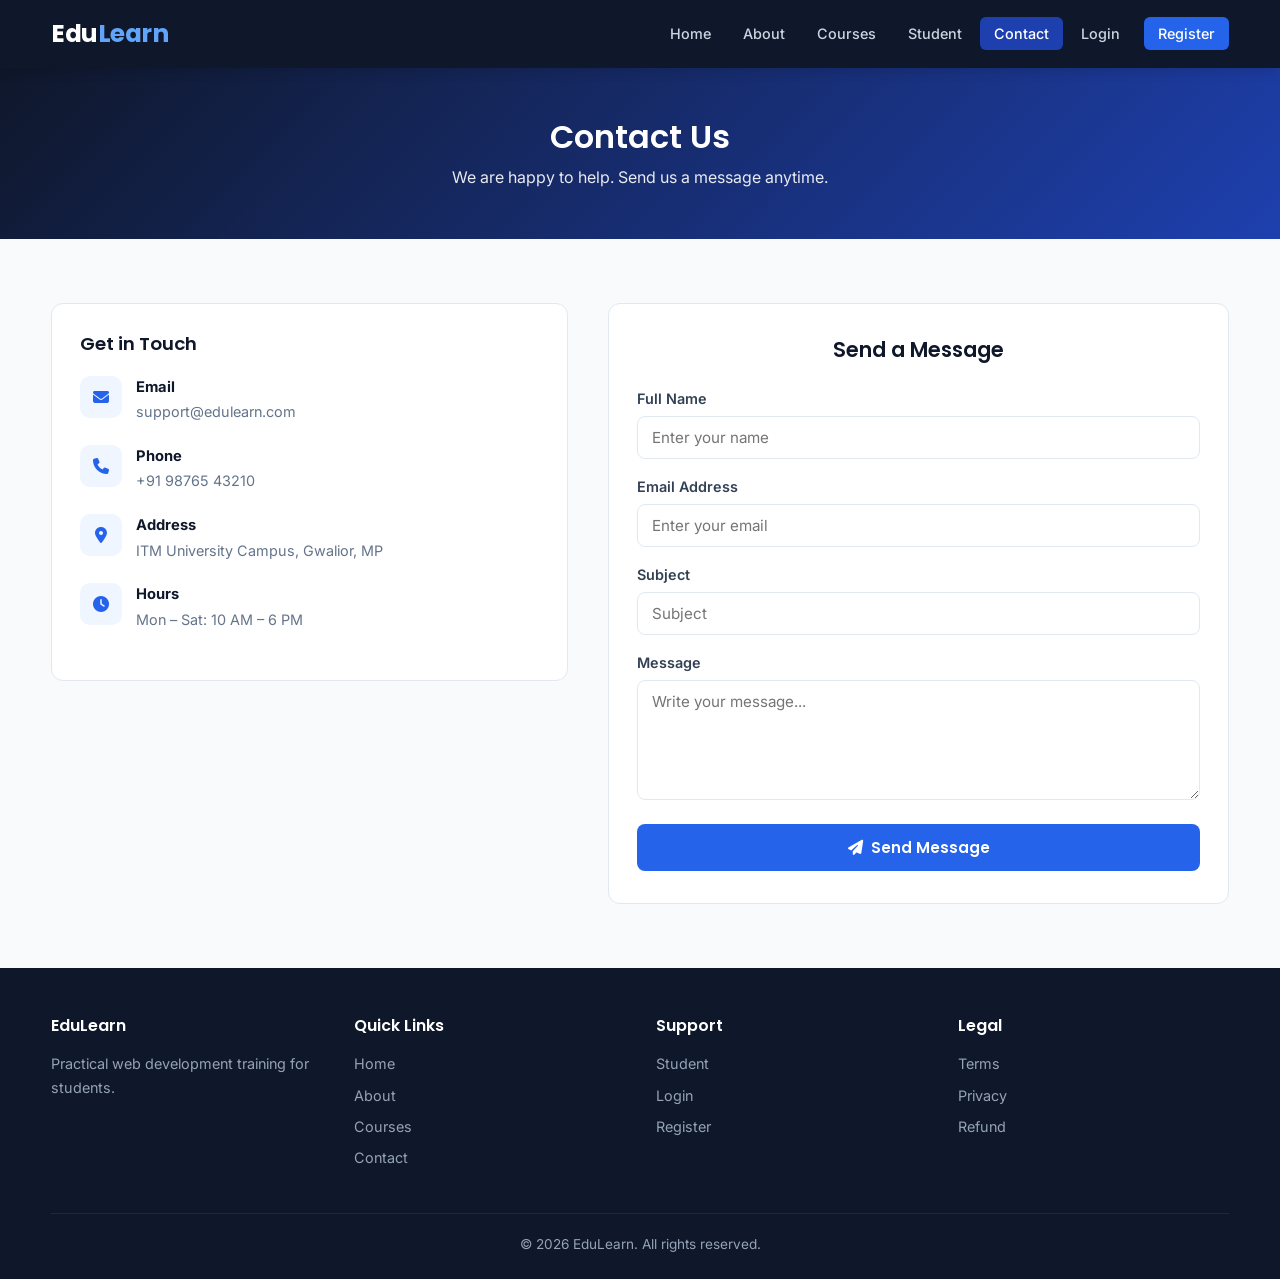
<file: contact.html>
<!DOCTYPE html>
<html lang="en">
<head>
    <meta charset="UTF-8">
    <meta name="viewport" content="width=device-width, initial-scale=1.0">
    <title>Contact Us - EduLearn</title>
    <link rel="stylesheet" href="https://cdnjs.cloudflare.com/ajax/libs/font-awesome/6.5.1/css/all.min.css">
    <link rel="stylesheet" href="css/contact.css">
</head>
<body>
<header class="header">
    <div class="container">
        <nav class="navbar">
            <a href="index.html" class="logo">Edu<span>Learn</span></a>
            <ul class="nav-links">
                <li><a href="index.html">Home</a></li>
                <li><a href="about.html">About</a></li>
                <li><a href="courses.html">Courses</a></li>
                <li><a href="student.html">Student</a></li>
                <li><a href="contact.html" class="active">Contact</a></li>
                <li><a href="login.html">Login</a></li>
                <li><a href="register.html" class="btn-nav">Register</a></li>
            </ul>
        </nav>
    </div>
</header>

<section class="page-header">
    <div class="container">
        <h1>Contact Us</h1>
        <p>We are happy to help. Send us a message anytime.</p>
    </div>
</section>

<section class="section">
    <div class="container">
        <div class="contact-grid">
            <div class="contact-info-card">
                <h3>Get in Touch</h3>
                <div class="contact-item">
                    <div class="ci-icon"><i class="fa-solid fa-envelope"></i></div>
                    <div><strong>Email</strong><span>support@edulearn.com</span></div>
                </div>
                <div class="contact-item">
                    <div class="ci-icon"><i class="fa-solid fa-phone"></i></div>
                    <div><strong>Phone</strong><span>+91 98765 43210</span></div>
                </div>
                <div class="contact-item">
                    <div class="ci-icon"><i class="fa-solid fa-location-dot"></i></div>
                    <div><strong>Address</strong><span>ITM University Campus, Gwalior, MP</span></div>
                </div>
                <div class="contact-item">
                    <div class="ci-icon"><i class="fa-solid fa-clock"></i></div>
                    <div><strong>Hours</strong><span>Mon – Sat: 10 AM – 6 PM</span></div>
                </div>
            </div>

            <div class="form-wrapper">
                <h2>Send a Message</h2>
                <form action="#" method="post">
                    <div class="form-group">
                        <label for="name">Full Name</label>
                        <input type="text" id="name" name="name" placeholder="Enter your name" required>
                    </div>
                    <div class="form-group">
                        <label for="email">Email Address</label>
                        <input type="email" id="email" name="email" placeholder="Enter your email" required>
                    </div>
                    <div class="form-group">
                        <label for="subject">Subject</label>
                        <input type="text" id="subject" name="subject" placeholder="Subject">
                    </div>
                    <div class="form-group">
                        <label for="message">Message</label>
                        <textarea id="message" name="message" placeholder="Write your message..." required></textarea>
                    </div>
                    <button type="submit" class="btn btn-primary btn-block"><i class="fa-solid fa-paper-plane"></i> Send Message</button>
                </form>
            </div>
        </div>
    </div>
</section>

<footer class="footer">
    <div class="container">
        <div class="footer-grid">
            <div><h4>EduLearn</h4><p>Practical web development training for students.</p></div>
            <div><h4>Quick Links</h4><a href="index.html">Home</a><a href="about.html">About</a><a href="courses.html">Courses</a><a href="contact.html">Contact</a></div>
            <div><h4>Support</h4><a href="student.html">Student</a><a href="login.html">Login</a><a href="register.html">Register</a></div>
            <div><h4>Legal</h4><a href="terms.html">Terms</a><a href="privacy.html">Privacy</a><a href="refund.html">Refund</a></div>
        </div>
        <div class="footer-bottom">&copy; 2026 EduLearn. All rights reserved.</div>
    </div>
</footer>
</body>
</html>
</file>
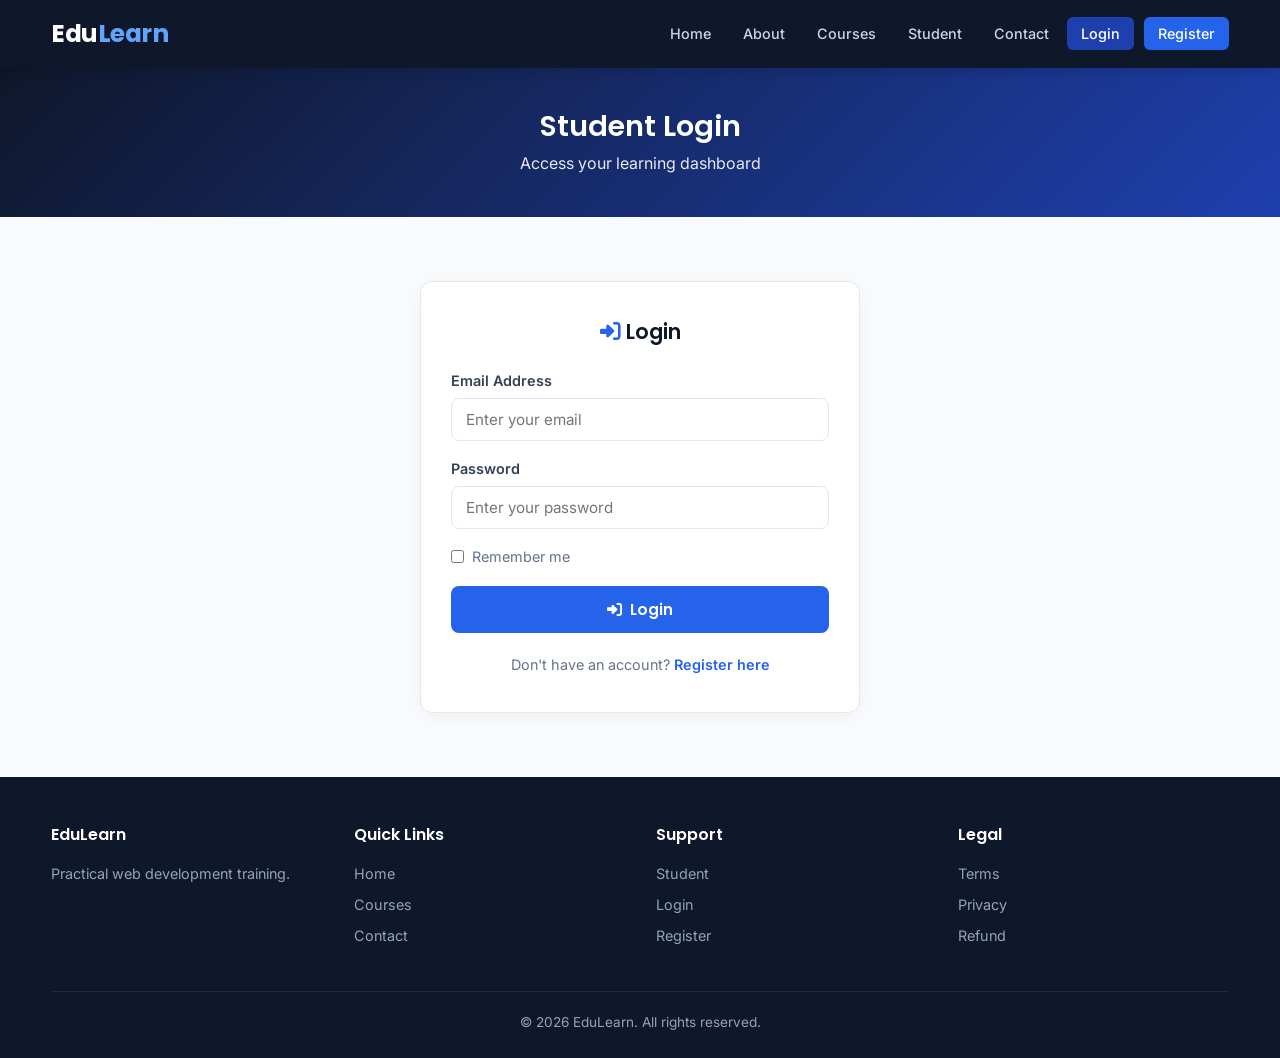
<file: login.html>
<!DOCTYPE html>
<html lang="en">
<head>
    <meta charset="UTF-8">
    <meta name="viewport" content="width=device-width, initial-scale=1.0">
    <title>Login - EduLearn</title>
    <link rel="stylesheet" href="https://cdnjs.cloudflare.com/ajax/libs/font-awesome/6.5.1/css/all.min.css">
    <link rel="stylesheet" href="css/login.css">
</head>
<body>
<header class="header">
    <div class="container">
        <nav class="navbar">
            <a href="index.html" class="logo">Edu<span>Learn</span></a>
            <ul class="nav-links">
                <li><a href="index.html">Home</a></li>
                <li><a href="about.html">About</a></li>
                <li><a href="courses.html">Courses</a></li>
                <li><a href="student.html">Student</a></li>
                <li><a href="contact.html">Contact</a></li>
                <li><a href="login.html" class="active">Login</a></li>
                <li><a href="register.html" class="btn-nav">Register</a></li>
            </ul>
        </nav>
    </div>
</header>

<section class="page-header">
    <div class="container">
        <h1>Student Login</h1>
        <p>Access your learning dashboard</p>
    </div>
</section>

<section class="section">
    <div class="container">
        <div class="form-wrapper">
            <h2><i class="fa-solid fa-right-to-bracket" style="color:#2563eb;"></i> Login</h2>
            <form action="#" method="post">
                <div class="form-group">
                    <label for="email">Email Address</label>
                    <input type="email" id="email" name="email" placeholder="Enter your email" required>
                </div>
                <div class="form-group">
                    <label for="password">Password</label>
                    <input type="password" id="password" name="password" placeholder="Enter your password" required>
                </div>
                <div class="checkbox-group">
                    <input type="checkbox" id="remember" name="remember">
                    <label for="remember">Remember me</label>
                </div>
                <button type="submit" class="btn btn-primary btn-block"><i class="fa-solid fa-right-to-bracket"></i> Login</button>
            </form>
            <div class="form-footer">
                Don't have an account? <a href="register.html">Register here</a>
            </div>
        </div>
    </div>
</section>

<footer class="footer">
    <div class="container">
        <div class="footer-grid">
            <div><h4>EduLearn</h4><p>Practical web development training.</p></div>
            <div><h4>Quick Links</h4><a href="index.html">Home</a><a href="courses.html">Courses</a><a href="contact.html">Contact</a></div>
            <div><h4>Support</h4><a href="student.html">Student</a><a href="login.html">Login</a><a href="register.html">Register</a></div>
            <div><h4>Legal</h4><a href="terms.html">Terms</a><a href="privacy.html">Privacy</a><a href="refund.html">Refund</a></div>
        </div>
        <div class="footer-bottom">&copy; 2026 EduLearn. All rights reserved.</div>
    </div>
</footer>
</body>
</html>
</file>
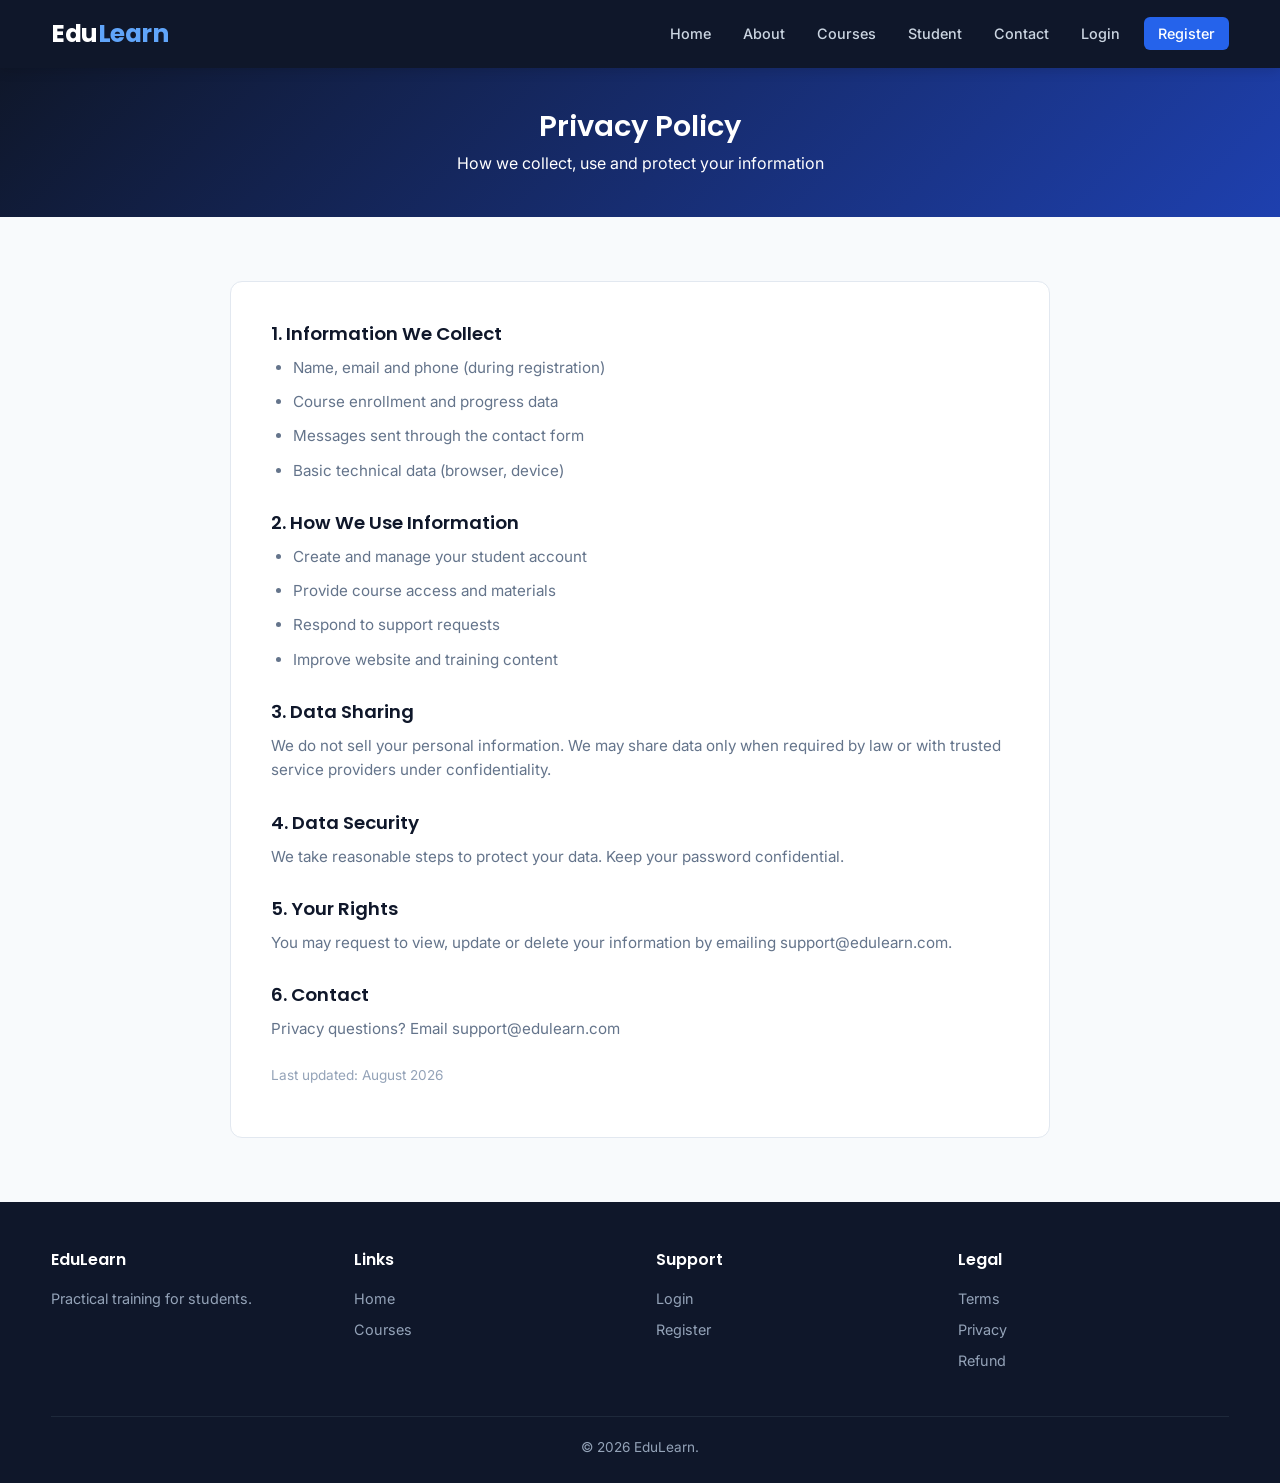
<file: privacy.html>
<!DOCTYPE html>
<html lang="en">
<head>
    <meta charset="UTF-8">
    <meta name="viewport" content="width=device-width, initial-scale=1.0">
    <title>Privacy Policy - EduLearn</title>
    <link rel="stylesheet" href="https://cdnjs.cloudflare.com/ajax/libs/font-awesome/6.5.1/css/all.min.css">
    <link rel="stylesheet" href="css/privacy.css">
</head>
<body>
<header class="header">
    <div class="container">
        <nav class="navbar">
            <a href="index.html" class="logo">Edu<span>Learn</span></a>
            <ul class="nav-links">
                <li><a href="index.html">Home</a></li>
                <li><a href="about.html">About</a></li>
                <li><a href="courses.html">Courses</a></li>
                <li><a href="student.html">Student</a></li>
                <li><a href="contact.html">Contact</a></li>
                <li><a href="login.html">Login</a></li>
                <li><a href="register.html" class="btn-nav">Register</a></li>
            </ul>
        </nav>
    </div>
</header>
<section class="page-header"><div class="container"><h1>Privacy Policy</h1><p>How we collect, use and protect your information</p></div></section>
<section class="section"><div class="container"><div class="policy-content">
    <h2>1. Information We Collect</h2>
    <ul>
        <li>Name, email and phone (during registration)</li>
        <li>Course enrollment and progress data</li>
        <li>Messages sent through the contact form</li>
        <li>Basic technical data (browser, device)</li>
    </ul>
    <h2>2. How We Use Information</h2>
    <ul>
        <li>Create and manage your student account</li>
        <li>Provide course access and materials</li>
        <li>Respond to support requests</li>
        <li>Improve website and training content</li>
    </ul>
    <h2>3. Data Sharing</h2>
    <p>We do not sell your personal information. We may share data only when required by law or with trusted service providers under confidentiality.</p>
    <h2>4. Data Security</h2>
    <p>We take reasonable steps to protect your data. Keep your password confidential.</p>
    <h2>5. Your Rights</h2>
    <p>You may request to view, update or delete your information by emailing support@edulearn.com.</p>
    <h2>6. Contact</h2>
    <p>Privacy questions? Email support@edulearn.com</p>
    <p style="margin-top:24px;color:#94a3b8;font-size:0.85rem;">Last updated: August 2026</p>
</div></div></section>
<footer class="footer"><div class="container"><div class="footer-grid">
<div><h4>EduLearn</h4><p>Practical training for students.</p></div>
<div><h4>Links</h4><a href="index.html">Home</a><a href="courses.html">Courses</a></div>
<div><h4>Support</h4><a href="login.html">Login</a><a href="register.html">Register</a></div>
<div><h4>Legal</h4><a href="terms.html">Terms</a><a href="privacy.html">Privacy</a><a href="refund.html">Refund</a></div>
</div><div class="footer-bottom">&copy; 2026 EduLearn.</div></div></footer>
</body></html>
</file>
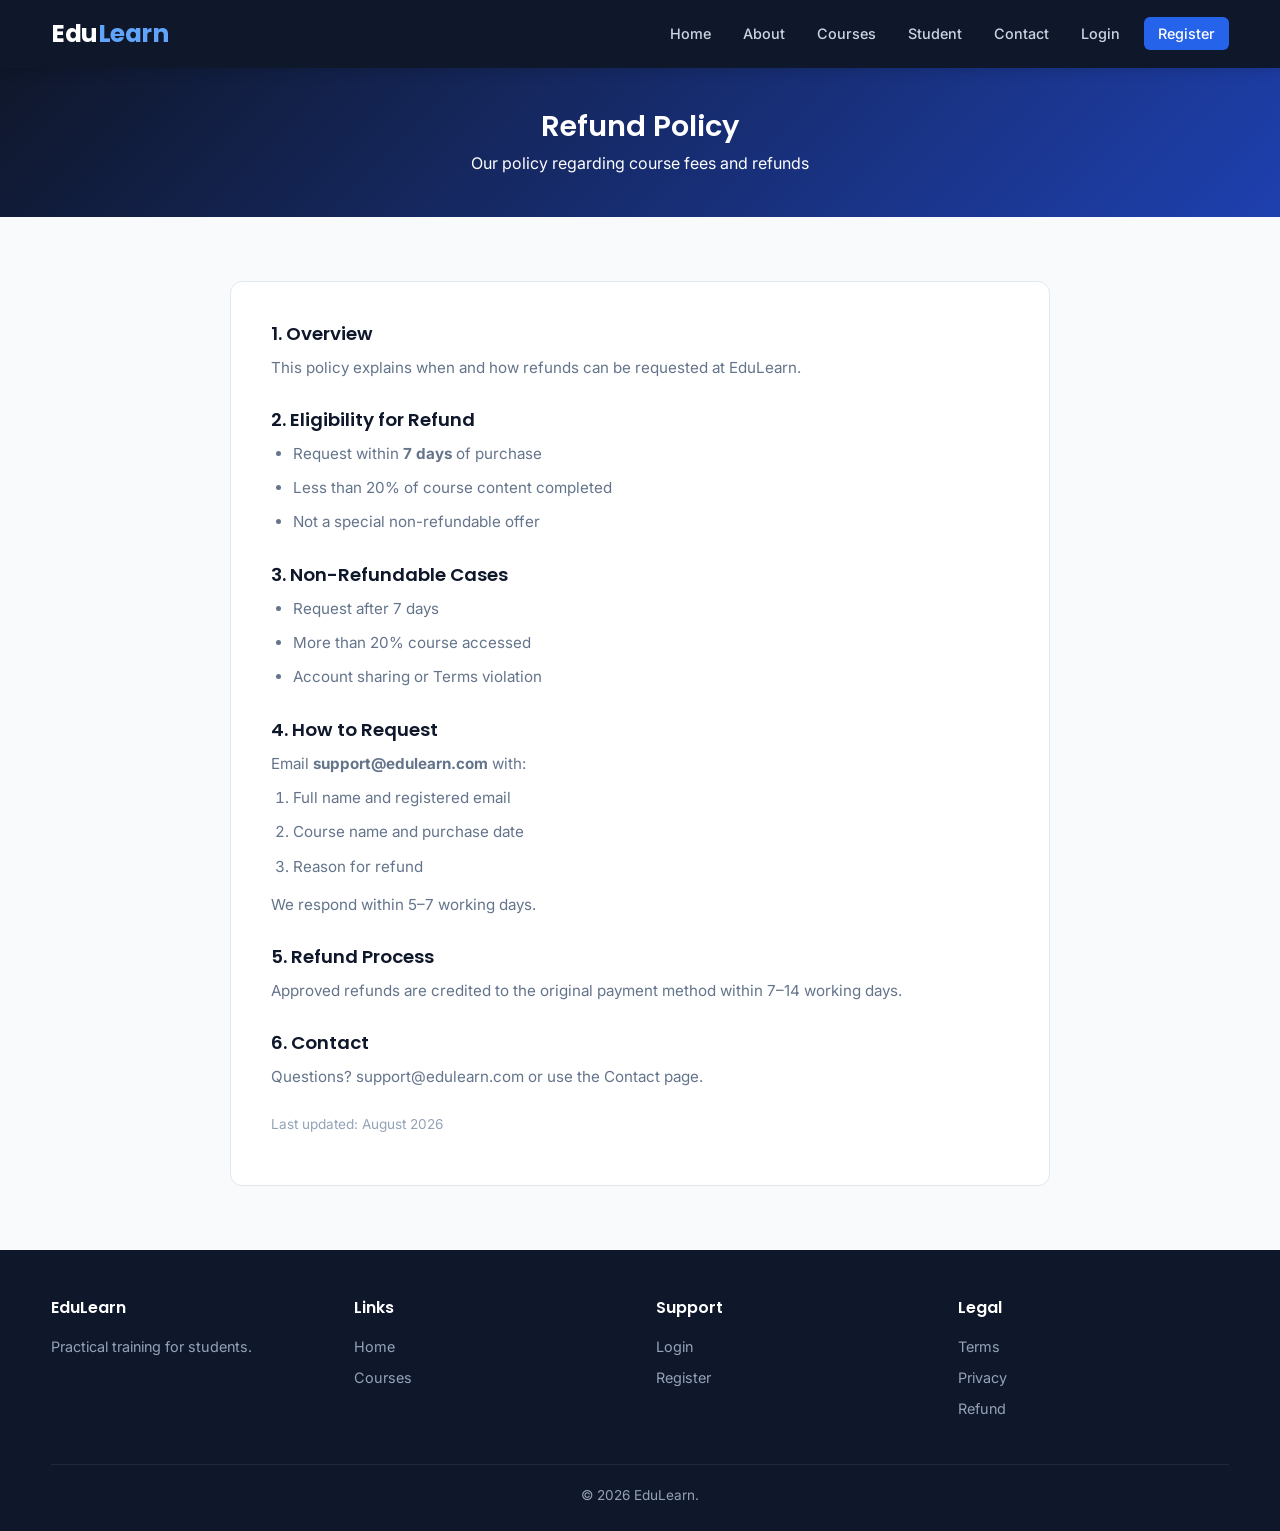
<file: refund.html>
<!DOCTYPE html>
<html lang="en">
<head>
    <meta charset="UTF-8">
    <meta name="viewport" content="width=device-width, initial-scale=1.0">
    <title>Refund Policy - EduLearn</title>
    <link rel="stylesheet" href="https://cdnjs.cloudflare.com/ajax/libs/font-awesome/6.5.1/css/all.min.css">
    <link rel="stylesheet" href="css/refund.css">
</head>
<body>
<header class="header">
    <div class="container">
        <nav class="navbar">
            <a href="index.html" class="logo">Edu<span>Learn</span></a>
            <ul class="nav-links">
                <li><a href="index.html">Home</a></li>
                <li><a href="about.html">About</a></li>
                <li><a href="courses.html">Courses</a></li>
                <li><a href="student.html">Student</a></li>
                <li><a href="contact.html">Contact</a></li>
                <li><a href="login.html">Login</a></li>
                <li><a href="register.html" class="btn-nav">Register</a></li>
            </ul>
        </nav>
    </div>
</header>
<section class="page-header"><div class="container"><h1>Refund Policy</h1><p>Our policy regarding course fees and refunds</p></div></section>
<section class="section"><div class="container"><div class="policy-content">
    <h2>1. Overview</h2>
    <p>This policy explains when and how refunds can be requested at EduLearn.</p>
    <h2>2. Eligibility for Refund</h2>
    <ul>
        <li>Request within <strong>7 days</strong> of purchase</li>
        <li>Less than 20% of course content completed</li>
        <li>Not a special non-refundable offer</li>
    </ul>
    <h2>3. Non-Refundable Cases</h2>
    <ul>
        <li>Request after 7 days</li>
        <li>More than 20% course accessed</li>
        <li>Account sharing or Terms violation</li>
    </ul>
    <h2>4. How to Request</h2>
    <p>Email <strong>support@edulearn.com</strong> with:</p>
    <ol>
        <li>Full name and registered email</li>
        <li>Course name and purchase date</li>
        <li>Reason for refund</li>
    </ol>
    <p>We respond within 5–7 working days.</p>
    <h2>5. Refund Process</h2>
    <p>Approved refunds are credited to the original payment method within 7–14 working days.</p>
    <h2>6. Contact</h2>
    <p>Questions? support@edulearn.com or use the Contact page.</p>
    <p style="margin-top:24px;color:#94a3b8;font-size:0.85rem;">Last updated: August 2026</p>
</div></div></section>
<footer class="footer"><div class="container"><div class="footer-grid">
<div><h4>EduLearn</h4><p>Practical training for students.</p></div>
<div><h4>Links</h4><a href="index.html">Home</a><a href="courses.html">Courses</a></div>
<div><h4>Support</h4><a href="login.html">Login</a><a href="register.html">Register</a></div>
<div><h4>Legal</h4><a href="terms.html">Terms</a><a href="privacy.html">Privacy</a><a href="refund.html">Refund</a></div>
</div><div class="footer-bottom">&copy; 2026 EduLearn.</div></div></footer>
</body></html>
</file>
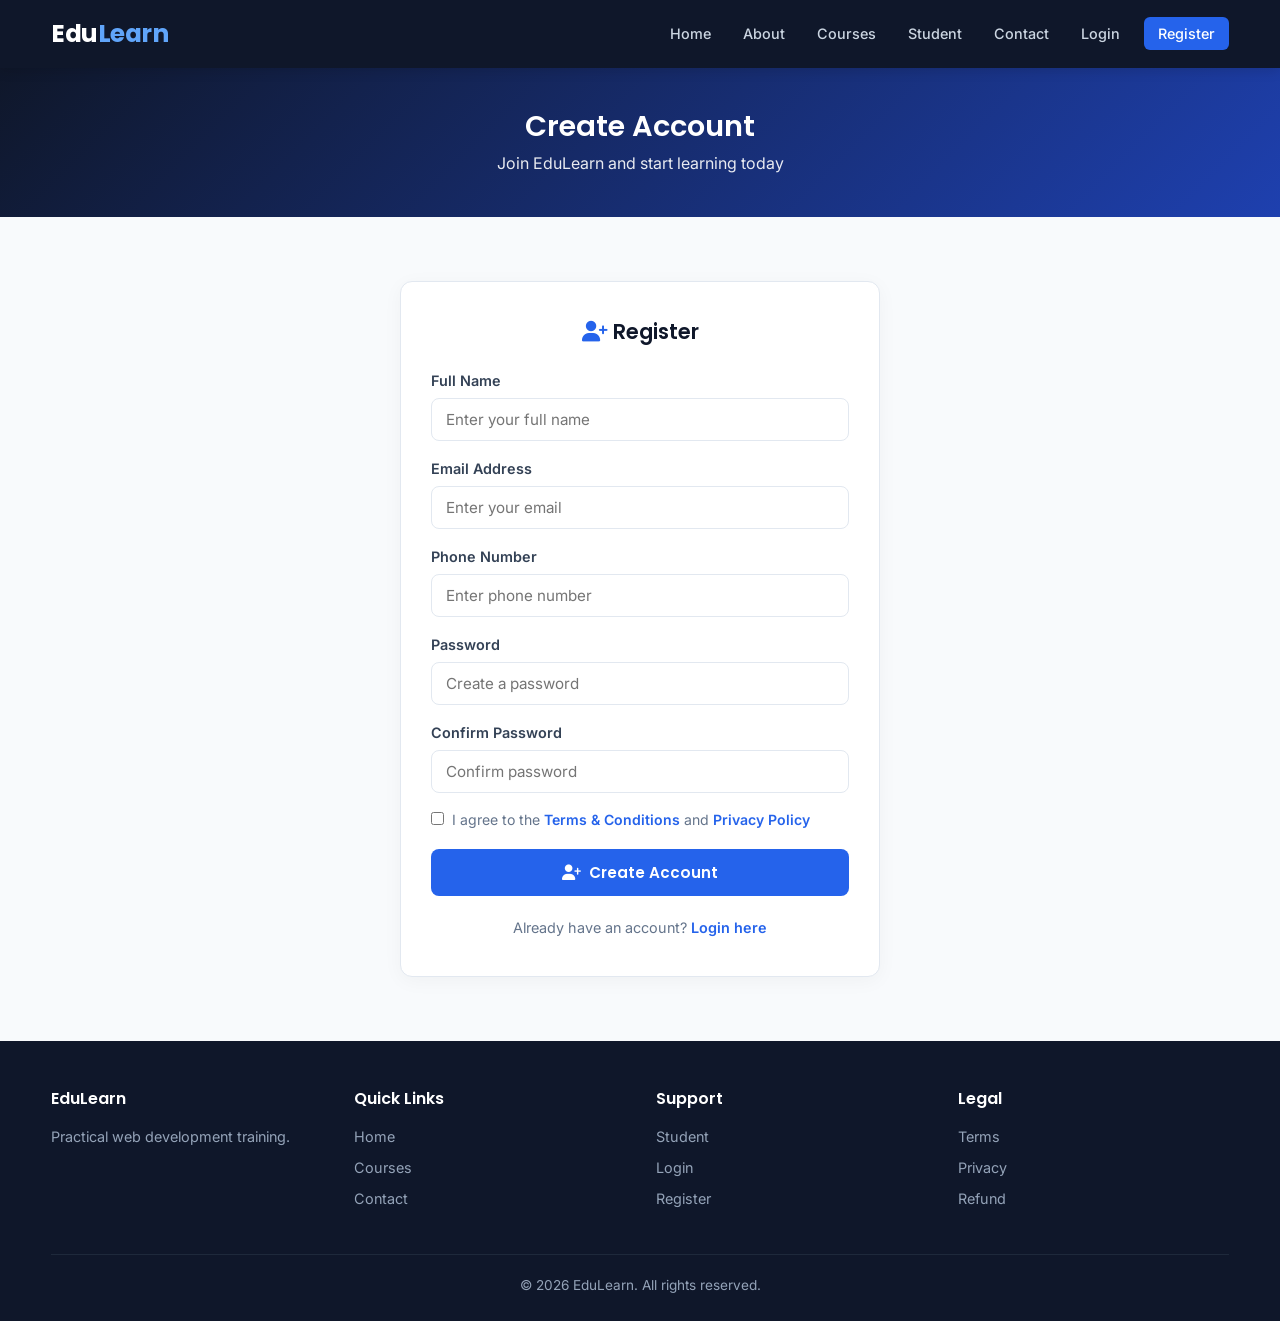
<file: register.html>
<!DOCTYPE html>
<html lang="en">
<head>
    <meta charset="UTF-8">
    <meta name="viewport" content="width=device-width, initial-scale=1.0">
    <title>Register - EduLearn</title>
    <link rel="stylesheet" href="https://cdnjs.cloudflare.com/ajax/libs/font-awesome/6.5.1/css/all.min.css">
    <link rel="stylesheet" href="css/register.css">
</head>
<body>
<header class="header">
    <div class="container">
        <nav class="navbar">
            <a href="index.html" class="logo">Edu<span>Learn</span></a>
            <ul class="nav-links">
                <li><a href="index.html">Home</a></li>
                <li><a href="about.html">About</a></li>
                <li><a href="courses.html">Courses</a></li>
                <li><a href="student.html">Student</a></li>
                <li><a href="contact.html">Contact</a></li>
                <li><a href="login.html">Login</a></li>
                <li><a href="register.html" class="btn-nav">Register</a></li>
            </ul>
        </nav>
    </div>
</header>

<section class="page-header">
    <div class="container">
        <h1>Create Account</h1>
        <p>Join EduLearn and start learning today</p>
    </div>
</section>

<section class="section">
    <div class="container">
        <div class="form-wrapper">
            <h2><i class="fa-solid fa-user-plus" style="color:#2563eb;"></i> Register</h2>
            <form action="#" method="post">
                <div class="form-group">
                    <label for="fullname">Full Name</label>
                    <input type="text" id="fullname" name="fullname" placeholder="Enter your full name" required>
                </div>
                <div class="form-group">
                    <label for="email">Email Address</label>
                    <input type="email" id="email" name="email" placeholder="Enter your email" required>
                </div>
                <div class="form-group">
                    <label for="phone">Phone Number</label>
                    <input type="tel" id="phone" name="phone" placeholder="Enter phone number">
                </div>
                <div class="form-group">
                    <label for="password">Password</label>
                    <input type="password" id="password" name="password" placeholder="Create a password" required>
                </div>
                <div class="form-group">
                    <label for="confirm">Confirm Password</label>
                    <input type="password" id="confirm" name="confirm" placeholder="Confirm password" required>
                </div>
                <div class="checkbox-group">
                    <input type="checkbox" id="terms" name="terms" required>
                    <label for="terms">I agree to the <a href="terms.html">Terms & Conditions</a> and <a href="privacy.html">Privacy Policy</a></label>
                </div>
                <button type="submit" class="btn btn-primary btn-block"><i class="fa-solid fa-user-plus"></i> Create Account</button>
            </form>
            <div class="form-footer">
                Already have an account? <a href="login.html">Login here</a>
            </div>
        </div>
    </div>
</section>

<footer class="footer">
    <div class="container">
        <div class="footer-grid">
            <div><h4>EduLearn</h4><p>Practical web development training.</p></div>
            <div><h4>Quick Links</h4><a href="index.html">Home</a><a href="courses.html">Courses</a><a href="contact.html">Contact</a></div>
            <div><h4>Support</h4><a href="student.html">Student</a><a href="login.html">Login</a><a href="register.html">Register</a></div>
            <div><h4>Legal</h4><a href="terms.html">Terms</a><a href="privacy.html">Privacy</a><a href="refund.html">Refund</a></div>
        </div>
        <div class="footer-bottom">&copy; 2026 EduLearn. All rights reserved.</div>
    </div>
</footer>
</body>
</html>
</file>
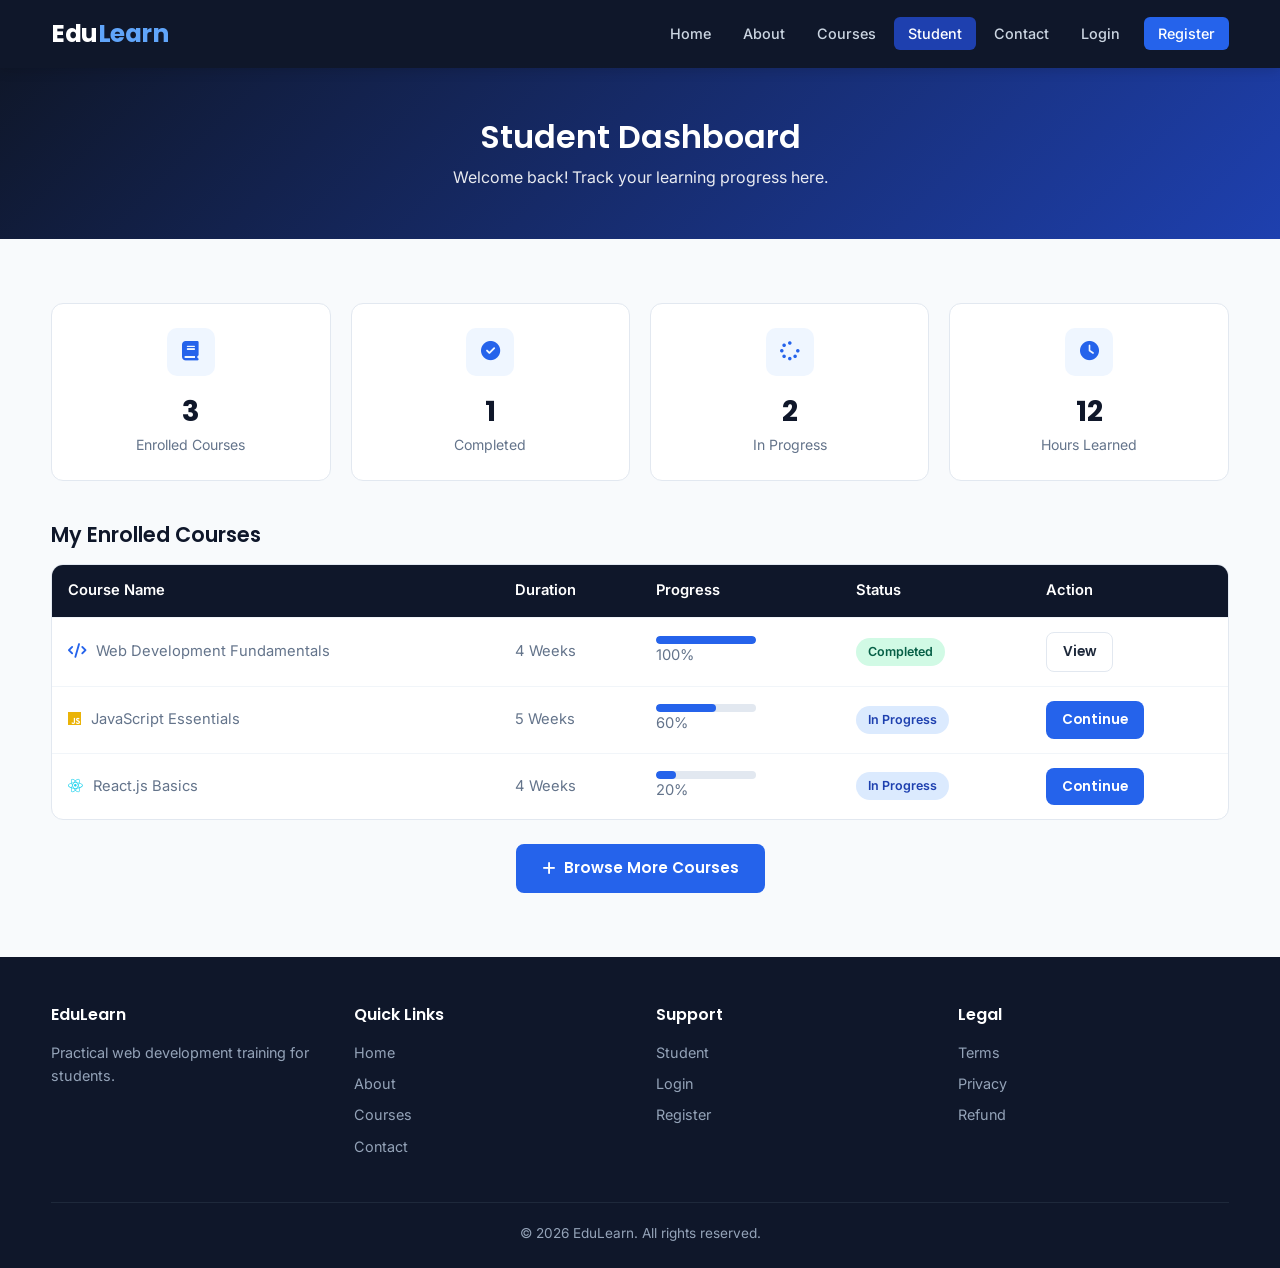
<file: student.html>
<!DOCTYPE html>
<html lang="en">
<head>
    <meta charset="UTF-8">
    <meta name="viewport" content="width=device-width, initial-scale=1.0">
    <title>Student Dashboard - EduLearn</title>
    <link rel="stylesheet" href="https://cdnjs.cloudflare.com/ajax/libs/font-awesome/6.5.1/css/all.min.css">
    <link rel="stylesheet" href="css/student.css">
</head>
<body>
<header class="header">
    <div class="container">
        <nav class="navbar">
            <a href="index.html" class="logo">Edu<span>Learn</span></a>
            <ul class="nav-links">
                <li><a href="index.html">Home</a></li>
                <li><a href="about.html">About</a></li>
                <li><a href="courses.html">Courses</a></li>
                <li><a href="student.html" class="active">Student</a></li>
                <li><a href="contact.html">Contact</a></li>
                <li><a href="login.html">Login</a></li>
                <li><a href="register.html" class="btn-nav">Register</a></li>
            </ul>
        </nav>
    </div>
</header>

<section class="page-header">
    <div class="container">
        <h1>Student Dashboard</h1>
        <p>Welcome back! Track your learning progress here.</p>
    </div>
</section>

<section class="section">
    <div class="container">
        <div class="dashboard-grid">
            <div class="dash-card">
                <div class="icon-wrap"><i class="fa-solid fa-book"></i></div>
                <div class="dash-number">3</div>
                <div class="dash-label">Enrolled Courses</div>
            </div>
            <div class="dash-card">
                <div class="icon-wrap"><i class="fa-solid fa-circle-check"></i></div>
                <div class="dash-number">1</div>
                <div class="dash-label">Completed</div>
            </div>
            <div class="dash-card">
                <div class="icon-wrap"><i class="fa-solid fa-spinner"></i></div>
                <div class="dash-number">2</div>
                <div class="dash-label">In Progress</div>
            </div>
            <div class="dash-card">
                <div class="icon-wrap"><i class="fa-solid fa-clock"></i></div>
                <div class="dash-number">12</div>
                <div class="dash-label">Hours Learned</div>
            </div>
        </div>

        <h2 class="section-title" style="text-align:left; margin-bottom:16px; font-size:1.3rem;">My Enrolled Courses</h2>
        <div class="enrolled-table">
            <table>
                <thead>
                    <tr>
                        <th>Course Name</th>
                        <th>Duration</th>
                        <th>Progress</th>
                        <th>Status</th>
                        <th>Action</th>
                    </tr>
                </thead>
                <tbody>
                    <tr>
                        <td><i class="fa-solid fa-code" style="color:#2563eb;margin-right:6px;"></i> Web Development Fundamentals</td>
                        <td>4 Weeks</td>
                        <td>
                            <div class="progress-bar"><div class="progress-fill" style="width:100%;"></div></div>
                            100%
                        </td>
                        <td><span class="status-badge status-completed">Completed</span></td>
                        <td><a href="course-detail.html" class="btn btn-sm btn-secondary">View</a></td>
                    </tr>
                    <tr>
                        <td><i class="fa-brands fa-js" style="color:#eab308;margin-right:6px;"></i> JavaScript Essentials</td>
                        <td>5 Weeks</td>
                        <td>
                            <div class="progress-bar"><div class="progress-fill" style="width:60%;"></div></div>
                            60%
                        </td>
                        <td><span class="status-badge status-active">In Progress</span></td>
                        <td><a href="course-detail.html" class="btn btn-sm btn-primary">Continue</a></td>
                    </tr>
                    <tr>
                        <td><i class="fa-brands fa-react" style="color:#22d3ee;margin-right:6px;"></i> React.js Basics</td>
                        <td>4 Weeks</td>
                        <td>
                            <div class="progress-bar"><div class="progress-fill" style="width:20%;"></div></div>
                            20%
                        </td>
                        <td><span class="status-badge status-active">In Progress</span></td>
                        <td><a href="course-detail.html" class="btn btn-sm btn-primary">Continue</a></td>
                    </tr>
                </tbody>
            </table>
        </div>

        <div class="text-center mt-24">
            <a href="courses.html" class="btn btn-primary"><i class="fa-solid fa-plus"></i> Browse More Courses</a>
        </div>
    </div>
</section>

<footer class="footer">
    <div class="container">
        <div class="footer-grid">
            <div><h4>EduLearn</h4><p>Practical web development training for students.</p></div>
            <div><h4>Quick Links</h4><a href="index.html">Home</a><a href="about.html">About</a><a href="courses.html">Courses</a><a href="contact.html">Contact</a></div>
            <div><h4>Support</h4><a href="student.html">Student</a><a href="login.html">Login</a><a href="register.html">Register</a></div>
            <div><h4>Legal</h4><a href="terms.html">Terms</a><a href="privacy.html">Privacy</a><a href="refund.html">Refund</a></div>
        </div>
        <div class="footer-bottom">&copy; 2026 EduLearn. All rights reserved.</div>
    </div>
</footer>
</body>
</html>
</file>
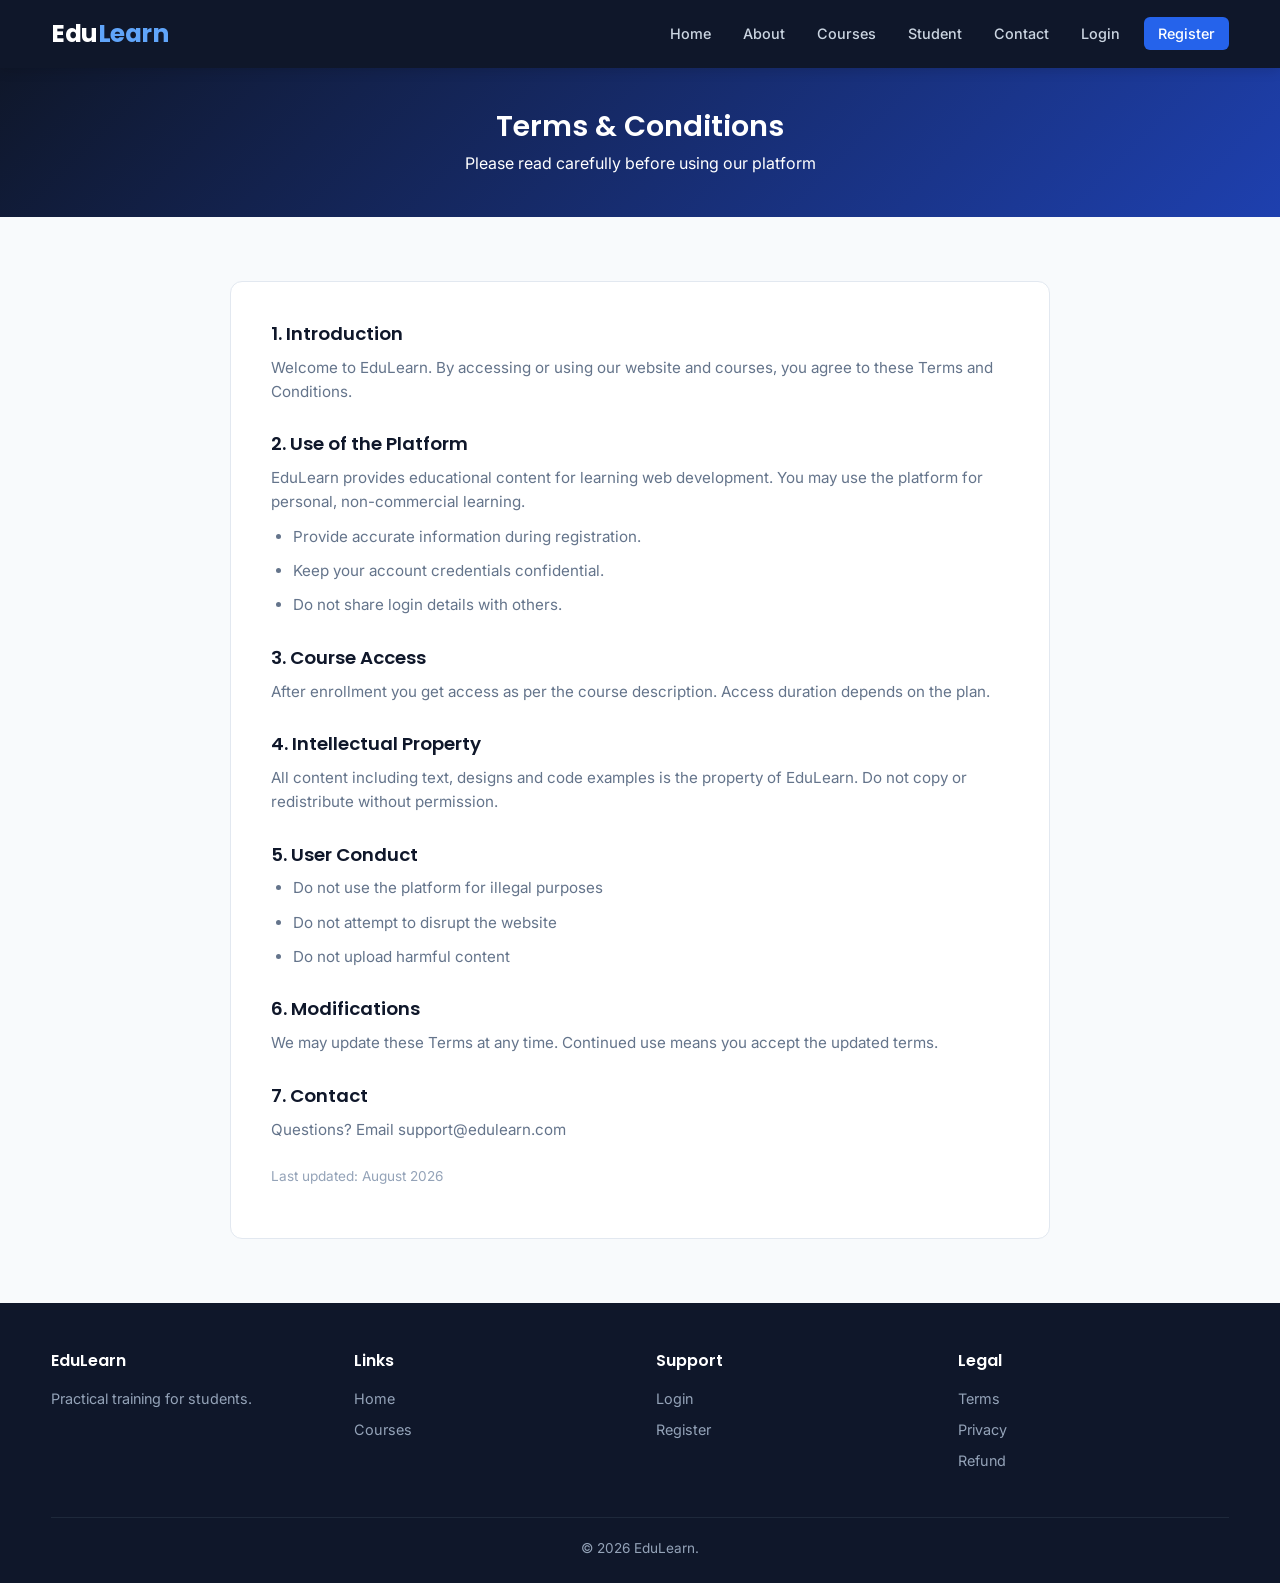
<file: terms.html>
<!DOCTYPE html>
<html lang="en">
<head>
    <meta charset="UTF-8">
    <meta name="viewport" content="width=device-width, initial-scale=1.0">
    <title>Terms & Conditions - EduLearn</title>
    <link rel="stylesheet" href="https://cdnjs.cloudflare.com/ajax/libs/font-awesome/6.5.1/css/all.min.css">
    <link rel="stylesheet" href="css/terms.css">
</head>
<body>
<header class="header">
    <div class="container">
        <nav class="navbar">
            <a href="index.html" class="logo">Edu<span>Learn</span></a>
            <ul class="nav-links">
                <li><a href="index.html">Home</a></li>
                <li><a href="about.html">About</a></li>
                <li><a href="courses.html">Courses</a></li>
                <li><a href="student.html">Student</a></li>
                <li><a href="contact.html">Contact</a></li>
                <li><a href="login.html">Login</a></li>
                <li><a href="register.html" class="btn-nav">Register</a></li>
            </ul>
        </nav>
    </div>
</header>
<section class="page-header"><div class="container"><h1>Terms & Conditions</h1><p>Please read carefully before using our platform</p></div></section>
<section class="section"><div class="container"><div class="policy-content">
    <h2>1. Introduction</h2>
    <p>Welcome to EduLearn. By accessing or using our website and courses, you agree to these Terms and Conditions.</p>
    <h2>2. Use of the Platform</h2>
    <p>EduLearn provides educational content for learning web development. You may use the platform for personal, non-commercial learning.</p>
    <ul>
        <li>Provide accurate information during registration.</li>
        <li>Keep your account credentials confidential.</li>
        <li>Do not share login details with others.</li>
    </ul>
    <h2>3. Course Access</h2>
    <p>After enrollment you get access as per the course description. Access duration depends on the plan.</p>
    <h2>4. Intellectual Property</h2>
    <p>All content including text, designs and code examples is the property of EduLearn. Do not copy or redistribute without permission.</p>
    <h2>5. User Conduct</h2>
    <ul>
        <li>Do not use the platform for illegal purposes</li>
        <li>Do not attempt to disrupt the website</li>
        <li>Do not upload harmful content</li>
    </ul>
    <h2>6. Modifications</h2>
    <p>We may update these Terms at any time. Continued use means you accept the updated terms.</p>
    <h2>7. Contact</h2>
    <p>Questions? Email support@edulearn.com</p>
    <p style="margin-top:24px;color:#94a3b8;font-size:0.85rem;">Last updated: August 2026</p>
</div></div></section>
<footer class="footer"><div class="container"><div class="footer-grid">
<div><h4>EduLearn</h4><p>Practical training for students.</p></div>
<div><h4>Links</h4><a href="index.html">Home</a><a href="courses.html">Courses</a></div>
<div><h4>Support</h4><a href="login.html">Login</a><a href="register.html">Register</a></div>
<div><h4>Legal</h4><a href="terms.html">Terms</a><a href="privacy.html">Privacy</a><a href="refund.html">Refund</a></div>
</div><div class="footer-bottom">&copy; 2026 EduLearn.</div></div></footer>
</body></html>
</file>
<file: css/contact.css>
/* ============================================
   EduLearn - Home Page CSS
   Professional | Fully Responsive | HTML+CSS only
   ============================================ */

@import url('https://fonts.googleapis.com/css2?family=Poppins:wght@300;400;500;600;700;800&family=Inter:wght@400;500;600;700&display=swap');

* { margin: 0; padding: 0; box-sizing: border-box; }
html { scroll-behavior: auto; font-size: 16px; }
body {
    font-family: 'Inter', 'Segoe UI', sans-serif;
    color: #1e293b;
    background: #f8fafc;
    line-height: 1.6;
}
h1, h2, h3, h4, h5, h6 {
    font-family: 'Poppins', sans-serif;
    font-weight: 600;
    line-height: 1.3;
}
a { text-decoration: none; color: inherit; }
ul { list-style: none; }
img { max-width: 100%; height: auto; display: block; }
.container { width: 92%; max-width: 1200px; margin: 0 auto; }

/* Buttons */
.btn {
    display: inline-flex; align-items: center; justify-content: center; gap: 8px;
    padding: 12px 26px; border-radius: 8px; font-size: 0.95rem; font-weight: 600;
    font-family: 'Poppins', sans-serif; border: none; cursor: pointer;
}
.btn-primary { background: #2563eb; color: #fff; }
.btn-primary:hover { background: #1d4ed8; box-shadow: 0 4px 14px rgba(37,99,235,0.35); }
.btn-secondary { background: #fff; color: #1e293b; border: 1.5px solid #e2e8f0; }
.btn-secondary:hover { background: #f1f5f9; }
.btn-outline { background: transparent; color: #fff; border: 2px solid rgba(255,255,255,0.85); }
.btn-outline:hover { background: #fff; color: #1e40af; }
.btn-block { display: flex; width: 100%; }
.btn-sm { padding: 8px 16px; font-size: 0.85rem; }

/* Header */
.header {
    background: #0f172a; position: sticky; top: 0; z-index: 100;
    box-shadow: 0 2px 12px rgba(0,0,0,0.15);
}
.navbar {
    display: flex; justify-content: space-between; align-items: center;
    padding: 14px 0; gap: 16px; flex-wrap: wrap;
}
.logo {
    font-family: 'Poppins', sans-serif; font-size: 1.55rem; font-weight: 700;
    color: #fff; letter-spacing: -0.5px;
}
.logo span { color: #60a5fa; }
.nav-links { display: flex; flex-wrap: wrap; gap: 4px; align-items: center; }
.nav-links a {
    color: #cbd5e1; padding: 8px 14px; border-radius: 6px;
    font-size: 0.9rem; font-weight: 500;
}
.nav-links a:hover, .nav-links a.active { background: #1e40af; color: #fff; }
.nav-links a.btn-nav { background: #2563eb; color: #fff; margin-left: 6px; }
.nav-links a.btn-nav:hover { background: #3b82f6; }

/* Hero */
.hero {
    position: relative; min-height: 480px; display: flex; align-items: center;
    background:
        linear-gradient(135deg, rgba(15,23,42,0.88) 0%, rgba(30,64,175,0.75) 100%),
        url('https://images.unsplash.com/photo-1522202176988-66273c2fd55f?w=1400&q=80') center/cover no-repeat;
    color: #fff; padding: 70px 0;
}
.hero-content { max-width: 640px; }
.hero-badge {
    display: inline-block; background: rgba(96,165,250,0.2);
    border: 1px solid rgba(96,165,250,0.4); color: #93c5fd;
    padding: 6px 14px; border-radius: 20px; font-size: 0.8rem;
    font-weight: 600; margin-bottom: 18px;
}
.hero h1 { font-size: 2.6rem; font-weight: 700; margin-bottom: 16px; letter-spacing: -0.5px; }
.hero p { font-size: 1.1rem; opacity: 0.92; margin-bottom: 28px; max-width: 520px; }
.hero-buttons { display: flex; gap: 14px; flex-wrap: wrap; }
.hero-stats { display: flex; gap: 32px; margin-top: 40px; flex-wrap: wrap; }
.hero-stat .num { font-family: 'Poppins', sans-serif; font-size: 1.6rem; font-weight: 700; color: #60a5fa; }
.hero-stat .label { font-size: 0.85rem; opacity: 0.8; }

/* Sections */
.section { padding: 64px 0; }
.section-header { text-align: center; margin-bottom: 44px; }
.section-header .tag {
    display: inline-block; background: #eff6ff; color: #2563eb;
    padding: 5px 14px; border-radius: 20px; font-size: 0.8rem;
    font-weight: 600; margin-bottom: 12px;
}
.section-title { font-size: 1.9rem; color: #0f172a; margin-bottom: 10px; }
.section-subtitle { color: #64748b; max-width: 560px; margin: 0 auto; font-size: 1rem; }

/* Features */
.features {
    display: grid; grid-template-columns: repeat(auto-fit, minmax(250px, 1fr)); gap: 24px;
}
.feature-card {
    background: #fff; padding: 30px 24px; border-radius: 12px;
    border: 1px solid #e2e8f0; box-shadow: 0 1px 3px rgba(0,0,0,0.04); text-align: center;
}
.feature-card:hover { border-color: #bfdbfe; box-shadow: 0 8px 24px rgba(37,99,235,0.08); }
.feature-icon {
    width: 56px; height: 56px; margin: 0 auto 16px; background: #eff6ff;
    border-radius: 12px; display: flex; align-items: center; justify-content: center;
    font-size: 1.4rem; color: #2563eb;
}
.feature-card h3 { font-size: 1.1rem; color: #0f172a; margin-bottom: 8px; }
.feature-card p { color: #64748b; font-size: 0.92rem; }

/* Courses */
.courses-grid {
    display: grid; grid-template-columns: repeat(auto-fit, minmax(300px, 1fr)); gap: 28px;
}
.course-card {
    background: #fff; border-radius: 12px; border: 1px solid #e2e8f0;
    overflow: hidden; box-shadow: 0 1px 3px rgba(0,0,0,0.04);
}
.course-card:hover { box-shadow: 0 12px 28px rgba(0,0,0,0.08); border-color: #cbd5e1; }
.course-poster { position: relative; height: 180px; overflow: hidden; }
.course-poster img { width: 100%; height: 100%; object-fit: cover; }
.course-poster .poster-overlay {
    position: absolute; inset: 0;
    background: linear-gradient(to top, rgba(15,23,42,0.7), transparent);
}
.course-poster .course-tag {
    position: absolute; top: 12px; left: 12px; background: #2563eb; color: #fff;
    padding: 4px 10px; border-radius: 4px; font-size: 0.75rem; font-weight: 600;
}
.course-body { padding: 20px; }
.course-body h3 { font-size: 1.1rem; color: #0f172a; margin-bottom: 8px; }
.course-body p { color: #64748b; font-size: 0.9rem; margin-bottom: 14px; }
.course-meta {
    display: flex; justify-content: space-between; align-items: center;
    margin-bottom: 16px; font-size: 0.88rem; color: #64748b;
}
.course-meta i { margin-right: 4px; color: #94a3b8; }
.course-price { font-family: 'Poppins', sans-serif; font-weight: 700; color: #2563eb; font-size: 1.15rem; }

/* Carousel Pure CSS */
.carousel-section { background: #0f172a; padding: 64px 0; color: #fff; }
.carousel-section .section-title { color: #fff; }
.carousel-section .section-subtitle { color: #94a3b8; }
.carousel {
    position: relative; max-width: 900px; margin: 0 auto;
    overflow: hidden; border-radius: 12px;
}
.carousel-slides { display: flex; width: 300%; transition: transform 0.4s ease; }
.carousel-slide {
    width: 33.333%; flex-shrink: 0; padding: 40px 36px;
    background: #1e293b; text-align: center;
}
.carousel-slide .quote-icon { font-size: 2rem; color: #60a5fa; margin-bottom: 16px; }
.carousel-slide p {
    font-size: 1.1rem; color: #e2e8f0; margin-bottom: 20px; font-style: italic;
    max-width: 600px; margin-left: auto; margin-right: auto;
}
.carousel-slide .author { font-weight: 600; color: #60a5fa; }
.carousel-slide .author-role { font-size: 0.85rem; color: #94a3b8; }
.carousel-nav { display: flex; justify-content: center; gap: 10px; margin-top: 24px; }
.carousel-nav label {
    width: 12px; height: 12px; border-radius: 50%; background: #475569; cursor: pointer;
}
.carousel input[type="radio"] { display: none; }
#c1:checked ~ .carousel-nav label[for="c1"],
#c2:checked ~ .carousel-nav label[for="c2"],
#c3:checked ~ .carousel-nav label[for="c3"] { background: #60a5fa; }
#c1:checked ~ .carousel-slides { transform: translateX(0); }
#c2:checked ~ .carousel-slides { transform: translateX(-33.333%); }
#c3:checked ~ .carousel-slides { transform: translateX(-66.666%); }

/* FAQ Accordion */
.faq-list { max-width: 760px; margin: 0 auto; }
.faq-item {
    background: #fff; border: 1px solid #e2e8f0; border-radius: 10px;
    margin-bottom: 12px; overflow: hidden;
}
.faq-item summary {
    padding: 18px 22px; font-weight: 600; font-family: 'Poppins', sans-serif;
    font-size: 0.98rem; color: #0f172a; cursor: pointer; list-style: none;
    display: flex; justify-content: space-between; align-items: center; gap: 12px;
}
.faq-item summary::-webkit-details-marker { display: none; }
.faq-item summary::after { content: '+'; font-size: 1.3rem; color: #2563eb; font-weight: 400; flex-shrink: 0; }
.faq-item[open] summary::after { content: '\2212'; }
.faq-item[open] summary { border-bottom: 1px solid #e2e8f0; background: #f8fafc; }
.faq-body { padding: 16px 22px 20px; color: #64748b; font-size: 0.95rem; }

/* Stats */
.stats-band {
    background: linear-gradient(135deg, #1e40af, #2563eb); padding: 48px 0; color: #fff;
}
.stats-grid {
    display: grid; grid-template-columns: repeat(auto-fit, minmax(150px, 1fr));
    gap: 24px; text-align: center;
}
.stats-grid .num { font-family: 'Poppins', sans-serif; font-size: 2.2rem; font-weight: 700; }
.stats-grid .label { font-size: 0.9rem; opacity: 0.9; }

/* CTA */
.cta-section {
    background:
        linear-gradient(135deg, rgba(15,23,42,0.9), rgba(30,64,175,0.85)),
        url('https://images.unsplash.com/photo-1516321318423-f06f85e504b3?w=1200&q=80') center/cover;
    padding: 60px 0; text-align: center; color: #fff;
}
.cta-section h2 { font-size: 1.8rem; margin-bottom: 12px; }
.cta-section p { opacity: 0.9; margin-bottom: 24px; }

/* Footer */
.footer { background: #0f172a; color: #94a3b8; padding: 48px 0 24px; }
.footer-grid {
    display: grid; grid-template-columns: repeat(auto-fit, minmax(180px, 1fr));
    gap: 32px; margin-bottom: 36px;
}
.footer h4 { color: #fff; font-size: 1rem; margin-bottom: 16px; }
.footer p { font-size: 0.9rem; margin-bottom: 8px; }
.footer a { display: block; font-size: 0.9rem; margin-bottom: 8px; color: #94a3b8; }
.footer a:hover { color: #60a5fa; }
.footer-social { display: flex; gap: 12px; margin-top: 12px; }
.footer-social a {
    width: 36px; height: 36px; background: #1e293b; border-radius: 8px;
    display: flex; align-items: center; justify-content: center; color: #94a3b8; font-size: 0.95rem;
}
.footer-social a:hover { background: #2563eb; color: #fff; }
.footer-bottom {
    border-top: 1px solid #1e293b; padding-top: 20px; text-align: center; font-size: 0.85rem;
}

.text-center { text-align: center; }
.mt-24 { margin-top: 24px; }
.bg-light { background: #f1f5f9; }

@media (max-width: 992px) {
    .hero h1 { font-size: 2.1rem; }
    .hero { min-height: 400px; padding: 50px 0; }
}
@media (max-width: 768px) {
    .navbar { flex-direction: column; align-items: flex-start; }
    .nav-links { width: 100%; justify-content: flex-start; }
    .hero h1 { font-size: 1.75rem; }
    .hero p { font-size: 1rem; }
    .section { padding: 48px 0; }
    .section-title { font-size: 1.55rem; }
    .carousel-slide { padding: 28px 20px; }
    .carousel-slide p { font-size: 1rem; }
}
@media (max-width: 480px) {
    .hero h1 { font-size: 1.5rem; }
    .hero-buttons { flex-direction: column; }
    .btn { width: 100%; }
    .hero-stats { gap: 20px; }
    .feature-card, .course-body { padding: 18px; }
    .course-poster { height: 150px; }
    html { font-size: 15px; }
}

.page-header {
    background: linear-gradient(135deg, #0f172a, #1e40af); color: #fff;
    padding: 48px 0; text-align: center;
}
.page-header h1 { font-size: 2rem; margin-bottom: 8px; }
.page-header p { opacity: 0.9; }
.contact-grid {
    display: grid; grid-template-columns: 1fr 1.2fr; gap: 40px; align-items: start;
}
.contact-info-card {
    background: #fff; padding: 28px; border-radius: 12px; border: 1px solid #e2e8f0;
}
.contact-info-card h3 { color: #0f172a; margin-bottom: 20px; font-size: 1.15rem; }
.contact-item {
    display: flex; gap: 14px; margin-bottom: 20px; align-items: flex-start;
}
.contact-item .ci-icon {
    width: 42px; height: 42px; background: #eff6ff; border-radius: 10px;
    display: flex; align-items: center; justify-content: center; color: #2563eb; flex-shrink: 0;
}
.contact-item strong { display: block; color: #0f172a; font-size: 0.92rem; }
.contact-item span { color: #64748b; font-size: 0.9rem; }
.form-wrapper {
    background: #fff; padding: 32px 28px; border-radius: 12px; border: 1px solid #e2e8f0;
}
.form-wrapper h2 { text-align: center; color: #0f172a; margin-bottom: 24px; font-size: 1.3rem; }
.form-group { margin-bottom: 16px; }
.form-group label {
    display: block; margin-bottom: 6px; font-weight: 600; color: #334155; font-size: 0.9rem;
}
.form-group input, .form-group select, .form-group textarea {
    width: 100%; padding: 11px 14px; border: 1.5px solid #e2e8f0;
    border-radius: 8px; font-size: 0.95rem; font-family: inherit; background: #fff; color: #1e293b;
}
.form-group input:focus, .form-group select:focus, .form-group textarea:focus {
    outline: none; border-color: #2563eb; box-shadow: 0 0 0 3px rgba(37,99,235,0.12);
}
.form-group textarea { min-height: 120px; resize: vertical; }
@media (max-width: 768px) {
    .contact-grid { grid-template-columns: 1fr; }
}
</file>
<file: css/login.css>
/* ============================================
   EduLearn - Home Page CSS
   Professional | Fully Responsive | HTML+CSS only
   ============================================ */

@import url('https://fonts.googleapis.com/css2?family=Poppins:wght@300;400;500;600;700;800&family=Inter:wght@400;500;600;700&display=swap');

* { margin: 0; padding: 0; box-sizing: border-box; }
html { scroll-behavior: auto; font-size: 16px; }
body {
    font-family: 'Inter', 'Segoe UI', sans-serif;
    color: #1e293b;
    background: #f8fafc;
    line-height: 1.6;
}
h1, h2, h3, h4, h5, h6 {
    font-family: 'Poppins', sans-serif;
    font-weight: 600;
    line-height: 1.3;
}
a { text-decoration: none; color: inherit; }
ul { list-style: none; }
img { max-width: 100%; height: auto; display: block; }
.container { width: 92%; max-width: 1200px; margin: 0 auto; }

/* Buttons */
.btn {
    display: inline-flex; align-items: center; justify-content: center; gap: 8px;
    padding: 12px 26px; border-radius: 8px; font-size: 0.95rem; font-weight: 600;
    font-family: 'Poppins', sans-serif; border: none; cursor: pointer;
}
.btn-primary { background: #2563eb; color: #fff; }
.btn-primary:hover { background: #1d4ed8; box-shadow: 0 4px 14px rgba(37,99,235,0.35); }
.btn-secondary { background: #fff; color: #1e293b; border: 1.5px solid #e2e8f0; }
.btn-secondary:hover { background: #f1f5f9; }
.btn-outline { background: transparent; color: #fff; border: 2px solid rgba(255,255,255,0.85); }
.btn-outline:hover { background: #fff; color: #1e40af; }
.btn-block { display: flex; width: 100%; }
.btn-sm { padding: 8px 16px; font-size: 0.85rem; }

/* Header */
.header {
    background: #0f172a; position: sticky; top: 0; z-index: 100;
    box-shadow: 0 2px 12px rgba(0,0,0,0.15);
}
.navbar {
    display: flex; justify-content: space-between; align-items: center;
    padding: 14px 0; gap: 16px; flex-wrap: wrap;
}
.logo {
    font-family: 'Poppins', sans-serif; font-size: 1.55rem; font-weight: 700;
    color: #fff; letter-spacing: -0.5px;
}
.logo span { color: #60a5fa; }
.nav-links { display: flex; flex-wrap: wrap; gap: 4px; align-items: center; }
.nav-links a {
    color: #cbd5e1; padding: 8px 14px; border-radius: 6px;
    font-size: 0.9rem; font-weight: 500;
}
.nav-links a:hover, .nav-links a.active { background: #1e40af; color: #fff; }
.nav-links a.btn-nav { background: #2563eb; color: #fff; margin-left: 6px; }
.nav-links a.btn-nav:hover { background: #3b82f6; }

/* Hero */
.hero {
    position: relative; min-height: 480px; display: flex; align-items: center;
    background:
        linear-gradient(135deg, rgba(15,23,42,0.88) 0%, rgba(30,64,175,0.75) 100%),
        url('https://images.unsplash.com/photo-1522202176988-66273c2fd55f?w=1400&q=80') center/cover no-repeat;
    color: #fff; padding: 70px 0;
}
.hero-content { max-width: 640px; }
.hero-badge {
    display: inline-block; background: rgba(96,165,250,0.2);
    border: 1px solid rgba(96,165,250,0.4); color: #93c5fd;
    padding: 6px 14px; border-radius: 20px; font-size: 0.8rem;
    font-weight: 600; margin-bottom: 18px;
}
.hero h1 { font-size: 2.6rem; font-weight: 700; margin-bottom: 16px; letter-spacing: -0.5px; }
.hero p { font-size: 1.1rem; opacity: 0.92; margin-bottom: 28px; max-width: 520px; }
.hero-buttons { display: flex; gap: 14px; flex-wrap: wrap; }
.hero-stats { display: flex; gap: 32px; margin-top: 40px; flex-wrap: wrap; }
.hero-stat .num { font-family: 'Poppins', sans-serif; font-size: 1.6rem; font-weight: 700; color: #60a5fa; }
.hero-stat .label { font-size: 0.85rem; opacity: 0.8; }

/* Sections */
.section { padding: 64px 0; }
.section-header { text-align: center; margin-bottom: 44px; }
.section-header .tag {
    display: inline-block; background: #eff6ff; color: #2563eb;
    padding: 5px 14px; border-radius: 20px; font-size: 0.8rem;
    font-weight: 600; margin-bottom: 12px;
}
.section-title { font-size: 1.9rem; color: #0f172a; margin-bottom: 10px; }
.section-subtitle { color: #64748b; max-width: 560px; margin: 0 auto; font-size: 1rem; }

/* Features */
.features {
    display: grid; grid-template-columns: repeat(auto-fit, minmax(250px, 1fr)); gap: 24px;
}
.feature-card {
    background: #fff; padding: 30px 24px; border-radius: 12px;
    border: 1px solid #e2e8f0; box-shadow: 0 1px 3px rgba(0,0,0,0.04); text-align: center;
}
.feature-card:hover { border-color: #bfdbfe; box-shadow: 0 8px 24px rgba(37,99,235,0.08); }
.feature-icon {
    width: 56px; height: 56px; margin: 0 auto 16px; background: #eff6ff;
    border-radius: 12px; display: flex; align-items: center; justify-content: center;
    font-size: 1.4rem; color: #2563eb;
}
.feature-card h3 { font-size: 1.1rem; color: #0f172a; margin-bottom: 8px; }
.feature-card p { color: #64748b; font-size: 0.92rem; }

/* Courses */
.courses-grid {
    display: grid; grid-template-columns: repeat(auto-fit, minmax(300px, 1fr)); gap: 28px;
}
.course-card {
    background: #fff; border-radius: 12px; border: 1px solid #e2e8f0;
    overflow: hidden; box-shadow: 0 1px 3px rgba(0,0,0,0.04);
}
.course-card:hover { box-shadow: 0 12px 28px rgba(0,0,0,0.08); border-color: #cbd5e1; }
.course-poster { position: relative; height: 180px; overflow: hidden; }
.course-poster img { width: 100%; height: 100%; object-fit: cover; }
.course-poster .poster-overlay {
    position: absolute; inset: 0;
    background: linear-gradient(to top, rgba(15,23,42,0.7), transparent);
}
.course-poster .course-tag {
    position: absolute; top: 12px; left: 12px; background: #2563eb; color: #fff;
    padding: 4px 10px; border-radius: 4px; font-size: 0.75rem; font-weight: 600;
}
.course-body { padding: 20px; }
.course-body h3 { font-size: 1.1rem; color: #0f172a; margin-bottom: 8px; }
.course-body p { color: #64748b; font-size: 0.9rem; margin-bottom: 14px; }
.course-meta {
    display: flex; justify-content: space-between; align-items: center;
    margin-bottom: 16px; font-size: 0.88rem; color: #64748b;
}
.course-meta i { margin-right: 4px; color: #94a3b8; }
.course-price { font-family: 'Poppins', sans-serif; font-weight: 700; color: #2563eb; font-size: 1.15rem; }

/* Carousel Pure CSS */
.carousel-section { background: #0f172a; padding: 64px 0; color: #fff; }
.carousel-section .section-title { color: #fff; }
.carousel-section .section-subtitle { color: #94a3b8; }
.carousel {
    position: relative; max-width: 900px; margin: 0 auto;
    overflow: hidden; border-radius: 12px;
}
.carousel-slides { display: flex; width: 300%; transition: transform 0.4s ease; }
.carousel-slide {
    width: 33.333%; flex-shrink: 0; padding: 40px 36px;
    background: #1e293b; text-align: center;
}
.carousel-slide .quote-icon { font-size: 2rem; color: #60a5fa; margin-bottom: 16px; }
.carousel-slide p {
    font-size: 1.1rem; color: #e2e8f0; margin-bottom: 20px; font-style: italic;
    max-width: 600px; margin-left: auto; margin-right: auto;
}
.carousel-slide .author { font-weight: 600; color: #60a5fa; }
.carousel-slide .author-role { font-size: 0.85rem; color: #94a3b8; }
.carousel-nav { display: flex; justify-content: center; gap: 10px; margin-top: 24px; }
.carousel-nav label {
    width: 12px; height: 12px; border-radius: 50%; background: #475569; cursor: pointer;
}
.carousel input[type="radio"] { display: none; }
#c1:checked ~ .carousel-nav label[for="c1"],
#c2:checked ~ .carousel-nav label[for="c2"],
#c3:checked ~ .carousel-nav label[for="c3"] { background: #60a5fa; }
#c1:checked ~ .carousel-slides { transform: translateX(0); }
#c2:checked ~ .carousel-slides { transform: translateX(-33.333%); }
#c3:checked ~ .carousel-slides { transform: translateX(-66.666%); }

/* FAQ Accordion */
.faq-list { max-width: 760px; margin: 0 auto; }
.faq-item {
    background: #fff; border: 1px solid #e2e8f0; border-radius: 10px;
    margin-bottom: 12px; overflow: hidden;
}
.faq-item summary {
    padding: 18px 22px; font-weight: 600; font-family: 'Poppins', sans-serif;
    font-size: 0.98rem; color: #0f172a; cursor: pointer; list-style: none;
    display: flex; justify-content: space-between; align-items: center; gap: 12px;
}
.faq-item summary::-webkit-details-marker { display: none; }
.faq-item summary::after { content: '+'; font-size: 1.3rem; color: #2563eb; font-weight: 400; flex-shrink: 0; }
.faq-item[open] summary::after { content: '\2212'; }
.faq-item[open] summary { border-bottom: 1px solid #e2e8f0; background: #f8fafc; }
.faq-body { padding: 16px 22px 20px; color: #64748b; font-size: 0.95rem; }

/* Stats */
.stats-band {
    background: linear-gradient(135deg, #1e40af, #2563eb); padding: 48px 0; color: #fff;
}
.stats-grid {
    display: grid; grid-template-columns: repeat(auto-fit, minmax(150px, 1fr));
    gap: 24px; text-align: center;
}
.stats-grid .num { font-family: 'Poppins', sans-serif; font-size: 2.2rem; font-weight: 700; }
.stats-grid .label { font-size: 0.9rem; opacity: 0.9; }

/* CTA */
.cta-section {
    background:
        linear-gradient(135deg, rgba(15,23,42,0.9), rgba(30,64,175,0.85)),
        url('https://images.unsplash.com/photo-1516321318423-f06f85e504b3?w=1200&q=80') center/cover;
    padding: 60px 0; text-align: center; color: #fff;
}
.cta-section h2 { font-size: 1.8rem; margin-bottom: 12px; }
.cta-section p { opacity: 0.9; margin-bottom: 24px; }

/* Footer */
.footer { background: #0f172a; color: #94a3b8; padding: 48px 0 24px; }
.footer-grid {
    display: grid; grid-template-columns: repeat(auto-fit, minmax(180px, 1fr));
    gap: 32px; margin-bottom: 36px;
}
.footer h4 { color: #fff; font-size: 1rem; margin-bottom: 16px; }
.footer p { font-size: 0.9rem; margin-bottom: 8px; }
.footer a { display: block; font-size: 0.9rem; margin-bottom: 8px; color: #94a3b8; }
.footer a:hover { color: #60a5fa; }
.footer-social { display: flex; gap: 12px; margin-top: 12px; }
.footer-social a {
    width: 36px; height: 36px; background: #1e293b; border-radius: 8px;
    display: flex; align-items: center; justify-content: center; color: #94a3b8; font-size: 0.95rem;
}
.footer-social a:hover { background: #2563eb; color: #fff; }
.footer-bottom {
    border-top: 1px solid #1e293b; padding-top: 20px; text-align: center; font-size: 0.85rem;
}

.text-center { text-align: center; }
.mt-24 { margin-top: 24px; }
.bg-light { background: #f1f5f9; }

@media (max-width: 992px) {
    .hero h1 { font-size: 2.1rem; }
    .hero { min-height: 400px; padding: 50px 0; }
}
@media (max-width: 768px) {
    .navbar { flex-direction: column; align-items: flex-start; }
    .nav-links { width: 100%; justify-content: flex-start; }
    .hero h1 { font-size: 1.75rem; }
    .hero p { font-size: 1rem; }
    .section { padding: 48px 0; }
    .section-title { font-size: 1.55rem; }
    .carousel-slide { padding: 28px 20px; }
    .carousel-slide p { font-size: 1rem; }
}
@media (max-width: 480px) {
    .hero h1 { font-size: 1.5rem; }
    .hero-buttons { flex-direction: column; }
    .btn { width: 100%; }
    .hero-stats { gap: 20px; }
    .feature-card, .course-body { padding: 18px; }
    .course-poster { height: 150px; }
    html { font-size: 15px; }
}

.page-header {
    background: linear-gradient(135deg, #0f172a, #1e40af); color: #fff;
    padding: 40px 0; text-align: center;
}
.page-header h1 { font-size: 1.8rem; margin-bottom: 6px; }
.page-header p { opacity: 0.9; }
.form-wrapper {
    max-width: 440px; margin: 0 auto; background: #fff;
    padding: 36px 30px; border-radius: 12px; border: 1px solid #e2e8f0;
    box-shadow: 0 4px 20px rgba(0,0,0,0.04);
}
.form-wrapper h2 { text-align: center; color: #0f172a; margin-bottom: 24px; font-size: 1.3rem; }
.form-group { margin-bottom: 16px; }
.form-group label {
    display: block; margin-bottom: 6px; font-weight: 600; color: #334155; font-size: 0.9rem;
}
.form-group input {
    width: 100%; padding: 11px 14px; border: 1.5px solid #e2e8f0;
    border-radius: 8px; font-size: 0.95rem; font-family: inherit;
}
.form-group input:focus {
    outline: none; border-color: #2563eb; box-shadow: 0 0 0 3px rgba(37,99,235,0.12);
}
.checkbox-group {
    display: flex; align-items: center; gap: 8px; margin-bottom: 18px; font-size: 0.9rem; color: #64748b;
}
.checkbox-group input { width: auto; }
.form-footer { text-align: center; margin-top: 20px; font-size: 0.9rem; color: #64748b; }
.form-footer a { color: #2563eb; font-weight: 600; }
.form-footer a:hover { text-decoration: underline; }
</file>
<file: css/privacy.css>
/* ============================================
   EduLearn - Home Page CSS
   Professional | Fully Responsive | HTML+CSS only
   ============================================ */

@import url('https://fonts.googleapis.com/css2?family=Poppins:wght@300;400;500;600;700;800&family=Inter:wght@400;500;600;700&display=swap');

* { margin: 0; padding: 0; box-sizing: border-box; }
html { scroll-behavior: auto; font-size: 16px; }
body {
    font-family: 'Inter', 'Segoe UI', sans-serif;
    color: #1e293b;
    background: #f8fafc;
    line-height: 1.6;
}
h1, h2, h3, h4, h5, h6 {
    font-family: 'Poppins', sans-serif;
    font-weight: 600;
    line-height: 1.3;
}
a { text-decoration: none; color: inherit; }
ul { list-style: none; }
img { max-width: 100%; height: auto; display: block; }
.container { width: 92%; max-width: 1200px; margin: 0 auto; }

/* Buttons */
.btn {
    display: inline-flex; align-items: center; justify-content: center; gap: 8px;
    padding: 12px 26px; border-radius: 8px; font-size: 0.95rem; font-weight: 600;
    font-family: 'Poppins', sans-serif; border: none; cursor: pointer;
}
.btn-primary { background: #2563eb; color: #fff; }
.btn-primary:hover { background: #1d4ed8; box-shadow: 0 4px 14px rgba(37,99,235,0.35); }
.btn-secondary { background: #fff; color: #1e293b; border: 1.5px solid #e2e8f0; }
.btn-secondary:hover { background: #f1f5f9; }
.btn-outline { background: transparent; color: #fff; border: 2px solid rgba(255,255,255,0.85); }
.btn-outline:hover { background: #fff; color: #1e40af; }
.btn-block { display: flex; width: 100%; }
.btn-sm { padding: 8px 16px; font-size: 0.85rem; }

/* Header */
.header {
    background: #0f172a; position: sticky; top: 0; z-index: 100;
    box-shadow: 0 2px 12px rgba(0,0,0,0.15);
}
.navbar {
    display: flex; justify-content: space-between; align-items: center;
    padding: 14px 0; gap: 16px; flex-wrap: wrap;
}
.logo {
    font-family: 'Poppins', sans-serif; font-size: 1.55rem; font-weight: 700;
    color: #fff; letter-spacing: -0.5px;
}
.logo span { color: #60a5fa; }
.nav-links { display: flex; flex-wrap: wrap; gap: 4px; align-items: center; }
.nav-links a {
    color: #cbd5e1; padding: 8px 14px; border-radius: 6px;
    font-size: 0.9rem; font-weight: 500;
}
.nav-links a:hover, .nav-links a.active { background: #1e40af; color: #fff; }
.nav-links a.btn-nav { background: #2563eb; color: #fff; margin-left: 6px; }
.nav-links a.btn-nav:hover { background: #3b82f6; }

/* Hero */
.hero {
    position: relative; min-height: 480px; display: flex; align-items: center;
    background:
        linear-gradient(135deg, rgba(15,23,42,0.88) 0%, rgba(30,64,175,0.75) 100%),
        url('https://images.unsplash.com/photo-1522202176988-66273c2fd55f?w=1400&q=80') center/cover no-repeat;
    color: #fff; padding: 70px 0;
}
.hero-content { max-width: 640px; }
.hero-badge {
    display: inline-block; background: rgba(96,165,250,0.2);
    border: 1px solid rgba(96,165,250,0.4); color: #93c5fd;
    padding: 6px 14px; border-radius: 20px; font-size: 0.8rem;
    font-weight: 600; margin-bottom: 18px;
}
.hero h1 { font-size: 2.6rem; font-weight: 700; margin-bottom: 16px; letter-spacing: -0.5px; }
.hero p { font-size: 1.1rem; opacity: 0.92; margin-bottom: 28px; max-width: 520px; }
.hero-buttons { display: flex; gap: 14px; flex-wrap: wrap; }
.hero-stats { display: flex; gap: 32px; margin-top: 40px; flex-wrap: wrap; }
.hero-stat .num { font-family: 'Poppins', sans-serif; font-size: 1.6rem; font-weight: 700; color: #60a5fa; }
.hero-stat .label { font-size: 0.85rem; opacity: 0.8; }

/* Sections */
.section { padding: 64px 0; }
.section-header { text-align: center; margin-bottom: 44px; }
.section-header .tag {
    display: inline-block; background: #eff6ff; color: #2563eb;
    padding: 5px 14px; border-radius: 20px; font-size: 0.8rem;
    font-weight: 600; margin-bottom: 12px;
}
.section-title { font-size: 1.9rem; color: #0f172a; margin-bottom: 10px; }
.section-subtitle { color: #64748b; max-width: 560px; margin: 0 auto; font-size: 1rem; }

/* Features */
.features {
    display: grid; grid-template-columns: repeat(auto-fit, minmax(250px, 1fr)); gap: 24px;
}
.feature-card {
    background: #fff; padding: 30px 24px; border-radius: 12px;
    border: 1px solid #e2e8f0; box-shadow: 0 1px 3px rgba(0,0,0,0.04); text-align: center;
}
.feature-card:hover { border-color: #bfdbfe; box-shadow: 0 8px 24px rgba(37,99,235,0.08); }
.feature-icon {
    width: 56px; height: 56px; margin: 0 auto 16px; background: #eff6ff;
    border-radius: 12px; display: flex; align-items: center; justify-content: center;
    font-size: 1.4rem; color: #2563eb;
}
.feature-card h3 { font-size: 1.1rem; color: #0f172a; margin-bottom: 8px; }
.feature-card p { color: #64748b; font-size: 0.92rem; }

/* Courses */
.courses-grid {
    display: grid; grid-template-columns: repeat(auto-fit, minmax(300px, 1fr)); gap: 28px;
}
.course-card {
    background: #fff; border-radius: 12px; border: 1px solid #e2e8f0;
    overflow: hidden; box-shadow: 0 1px 3px rgba(0,0,0,0.04);
}
.course-card:hover { box-shadow: 0 12px 28px rgba(0,0,0,0.08); border-color: #cbd5e1; }
.course-poster { position: relative; height: 180px; overflow: hidden; }
.course-poster img { width: 100%; height: 100%; object-fit: cover; }
.course-poster .poster-overlay {
    position: absolute; inset: 0;
    background: linear-gradient(to top, rgba(15,23,42,0.7), transparent);
}
.course-poster .course-tag {
    position: absolute; top: 12px; left: 12px; background: #2563eb; color: #fff;
    padding: 4px 10px; border-radius: 4px; font-size: 0.75rem; font-weight: 600;
}
.course-body { padding: 20px; }
.course-body h3 { font-size: 1.1rem; color: #0f172a; margin-bottom: 8px; }
.course-body p { color: #64748b; font-size: 0.9rem; margin-bottom: 14px; }
.course-meta {
    display: flex; justify-content: space-between; align-items: center;
    margin-bottom: 16px; font-size: 0.88rem; color: #64748b;
}
.course-meta i { margin-right: 4px; color: #94a3b8; }
.course-price { font-family: 'Poppins', sans-serif; font-weight: 700; color: #2563eb; font-size: 1.15rem; }

/* Carousel Pure CSS */
.carousel-section { background: #0f172a; padding: 64px 0; color: #fff; }
.carousel-section .section-title { color: #fff; }
.carousel-section .section-subtitle { color: #94a3b8; }
.carousel {
    position: relative; max-width: 900px; margin: 0 auto;
    overflow: hidden; border-radius: 12px;
}
.carousel-slides { display: flex; width: 300%; transition: transform 0.4s ease; }
.carousel-slide {
    width: 33.333%; flex-shrink: 0; padding: 40px 36px;
    background: #1e293b; text-align: center;
}
.carousel-slide .quote-icon { font-size: 2rem; color: #60a5fa; margin-bottom: 16px; }
.carousel-slide p {
    font-size: 1.1rem; color: #e2e8f0; margin-bottom: 20px; font-style: italic;
    max-width: 600px; margin-left: auto; margin-right: auto;
}
.carousel-slide .author { font-weight: 600; color: #60a5fa; }
.carousel-slide .author-role { font-size: 0.85rem; color: #94a3b8; }
.carousel-nav { display: flex; justify-content: center; gap: 10px; margin-top: 24px; }
.carousel-nav label {
    width: 12px; height: 12px; border-radius: 50%; background: #475569; cursor: pointer;
}
.carousel input[type="radio"] { display: none; }
#c1:checked ~ .carousel-nav label[for="c1"],
#c2:checked ~ .carousel-nav label[for="c2"],
#c3:checked ~ .carousel-nav label[for="c3"] { background: #60a5fa; }
#c1:checked ~ .carousel-slides { transform: translateX(0); }
#c2:checked ~ .carousel-slides { transform: translateX(-33.333%); }
#c3:checked ~ .carousel-slides { transform: translateX(-66.666%); }

/* FAQ Accordion */
.faq-list { max-width: 760px; margin: 0 auto; }
.faq-item {
    background: #fff; border: 1px solid #e2e8f0; border-radius: 10px;
    margin-bottom: 12px; overflow: hidden;
}
.faq-item summary {
    padding: 18px 22px; font-weight: 600; font-family: 'Poppins', sans-serif;
    font-size: 0.98rem; color: #0f172a; cursor: pointer; list-style: none;
    display: flex; justify-content: space-between; align-items: center; gap: 12px;
}
.faq-item summary::-webkit-details-marker { display: none; }
.faq-item summary::after { content: '+'; font-size: 1.3rem; color: #2563eb; font-weight: 400; flex-shrink: 0; }
.faq-item[open] summary::after { content: '\2212'; }
.faq-item[open] summary { border-bottom: 1px solid #e2e8f0; background: #f8fafc; }
.faq-body { padding: 16px 22px 20px; color: #64748b; font-size: 0.95rem; }

/* Stats */
.stats-band {
    background: linear-gradient(135deg, #1e40af, #2563eb); padding: 48px 0; color: #fff;
}
.stats-grid {
    display: grid; grid-template-columns: repeat(auto-fit, minmax(150px, 1fr));
    gap: 24px; text-align: center;
}
.stats-grid .num { font-family: 'Poppins', sans-serif; font-size: 2.2rem; font-weight: 700; }
.stats-grid .label { font-size: 0.9rem; opacity: 0.9; }

/* CTA */
.cta-section {
    background:
        linear-gradient(135deg, rgba(15,23,42,0.9), rgba(30,64,175,0.85)),
        url('https://images.unsplash.com/photo-1516321318423-f06f85e504b3?w=1200&q=80') center/cover;
    padding: 60px 0; text-align: center; color: #fff;
}
.cta-section h2 { font-size: 1.8rem; margin-bottom: 12px; }
.cta-section p { opacity: 0.9; margin-bottom: 24px; }

/* Footer */
.footer { background: #0f172a; color: #94a3b8; padding: 48px 0 24px; }
.footer-grid {
    display: grid; grid-template-columns: repeat(auto-fit, minmax(180px, 1fr));
    gap: 32px; margin-bottom: 36px;
}
.footer h4 { color: #fff; font-size: 1rem; margin-bottom: 16px; }
.footer p { font-size: 0.9rem; margin-bottom: 8px; }
.footer a { display: block; font-size: 0.9rem; margin-bottom: 8px; color: #94a3b8; }
.footer a:hover { color: #60a5fa; }
.footer-social { display: flex; gap: 12px; margin-top: 12px; }
.footer-social a {
    width: 36px; height: 36px; background: #1e293b; border-radius: 8px;
    display: flex; align-items: center; justify-content: center; color: #94a3b8; font-size: 0.95rem;
}
.footer-social a:hover { background: #2563eb; color: #fff; }
.footer-bottom {
    border-top: 1px solid #1e293b; padding-top: 20px; text-align: center; font-size: 0.85rem;
}

.text-center { text-align: center; }
.mt-24 { margin-top: 24px; }
.bg-light { background: #f1f5f9; }

@media (max-width: 992px) {
    .hero h1 { font-size: 2.1rem; }
    .hero { min-height: 400px; padding: 50px 0; }
}
@media (max-width: 768px) {
    .navbar { flex-direction: column; align-items: flex-start; }
    .nav-links { width: 100%; justify-content: flex-start; }
    .hero h1 { font-size: 1.75rem; }
    .hero p { font-size: 1rem; }
    .section { padding: 48px 0; }
    .section-title { font-size: 1.55rem; }
    .carousel-slide { padding: 28px 20px; }
    .carousel-slide p { font-size: 1rem; }
}
@media (max-width: 480px) {
    .hero h1 { font-size: 1.5rem; }
    .hero-buttons { flex-direction: column; }
    .btn { width: 100%; }
    .hero-stats { gap: 20px; }
    .feature-card, .course-body { padding: 18px; }
    .course-poster { height: 150px; }
    html { font-size: 15px; }
}
.page-header {
    background: linear-gradient(135deg, #0f172a, #1e40af); color: #fff;
    padding: 40px 0; text-align: center;
}
.page-header h1 { font-size: 1.8rem; margin-bottom: 6px; }
.policy-content {
    background: #fff; padding: 40px; border-radius: 12px;
    border: 1px solid #e2e8f0; max-width: 820px; margin: 0 auto;
}
.policy-content h2 { color: #0f172a; margin: 28px 0 10px; font-size: 1.15rem; }
.policy-content h2:first-child { margin-top: 0; }
.policy-content p, .policy-content li { color: #64748b; margin-bottom: 10px; font-size: 0.95rem; }
.policy-content ul { list-style: disc; padding-left: 22px; margin-bottom: 14px; }
.policy-content ol { list-style: decimal; padding-left: 22px; margin-bottom: 14px; }
@media (max-width: 600px) { .policy-content { padding: 24px 18px; } }
</file>
<file: css/refund.css>
/* ============================================
   EduLearn - Home Page CSS
   Professional | Fully Responsive | HTML+CSS only
   ============================================ */

@import url('https://fonts.googleapis.com/css2?family=Poppins:wght@300;400;500;600;700;800&family=Inter:wght@400;500;600;700&display=swap');

* { margin: 0; padding: 0; box-sizing: border-box; }
html { scroll-behavior: auto; font-size: 16px; }
body {
    font-family: 'Inter', 'Segoe UI', sans-serif;
    color: #1e293b;
    background: #f8fafc;
    line-height: 1.6;
}
h1, h2, h3, h4, h5, h6 {
    font-family: 'Poppins', sans-serif;
    font-weight: 600;
    line-height: 1.3;
}
a { text-decoration: none; color: inherit; }
ul { list-style: none; }
img { max-width: 100%; height: auto; display: block; }
.container { width: 92%; max-width: 1200px; margin: 0 auto; }

/* Buttons */
.btn {
    display: inline-flex; align-items: center; justify-content: center; gap: 8px;
    padding: 12px 26px; border-radius: 8px; font-size: 0.95rem; font-weight: 600;
    font-family: 'Poppins', sans-serif; border: none; cursor: pointer;
}
.btn-primary { background: #2563eb; color: #fff; }
.btn-primary:hover { background: #1d4ed8; box-shadow: 0 4px 14px rgba(37,99,235,0.35); }
.btn-secondary { background: #fff; color: #1e293b; border: 1.5px solid #e2e8f0; }
.btn-secondary:hover { background: #f1f5f9; }
.btn-outline { background: transparent; color: #fff; border: 2px solid rgba(255,255,255,0.85); }
.btn-outline:hover { background: #fff; color: #1e40af; }
.btn-block { display: flex; width: 100%; }
.btn-sm { padding: 8px 16px; font-size: 0.85rem; }

/* Header */
.header {
    background: #0f172a; position: sticky; top: 0; z-index: 100;
    box-shadow: 0 2px 12px rgba(0,0,0,0.15);
}
.navbar {
    display: flex; justify-content: space-between; align-items: center;
    padding: 14px 0; gap: 16px; flex-wrap: wrap;
}
.logo {
    font-family: 'Poppins', sans-serif; font-size: 1.55rem; font-weight: 700;
    color: #fff; letter-spacing: -0.5px;
}
.logo span { color: #60a5fa; }
.nav-links { display: flex; flex-wrap: wrap; gap: 4px; align-items: center; }
.nav-links a {
    color: #cbd5e1; padding: 8px 14px; border-radius: 6px;
    font-size: 0.9rem; font-weight: 500;
}
.nav-links a:hover, .nav-links a.active { background: #1e40af; color: #fff; }
.nav-links a.btn-nav { background: #2563eb; color: #fff; margin-left: 6px; }
.nav-links a.btn-nav:hover { background: #3b82f6; }

/* Hero */
.hero {
    position: relative; min-height: 480px; display: flex; align-items: center;
    background:
        linear-gradient(135deg, rgba(15,23,42,0.88) 0%, rgba(30,64,175,0.75) 100%),
        url('https://images.unsplash.com/photo-1522202176988-66273c2fd55f?w=1400&q=80') center/cover no-repeat;
    color: #fff; padding: 70px 0;
}
.hero-content { max-width: 640px; }
.hero-badge {
    display: inline-block; background: rgba(96,165,250,0.2);
    border: 1px solid rgba(96,165,250,0.4); color: #93c5fd;
    padding: 6px 14px; border-radius: 20px; font-size: 0.8rem;
    font-weight: 600; margin-bottom: 18px;
}
.hero h1 { font-size: 2.6rem; font-weight: 700; margin-bottom: 16px; letter-spacing: -0.5px; }
.hero p { font-size: 1.1rem; opacity: 0.92; margin-bottom: 28px; max-width: 520px; }
.hero-buttons { display: flex; gap: 14px; flex-wrap: wrap; }
.hero-stats { display: flex; gap: 32px; margin-top: 40px; flex-wrap: wrap; }
.hero-stat .num { font-family: 'Poppins', sans-serif; font-size: 1.6rem; font-weight: 700; color: #60a5fa; }
.hero-stat .label { font-size: 0.85rem; opacity: 0.8; }

/* Sections */
.section { padding: 64px 0; }
.section-header { text-align: center; margin-bottom: 44px; }
.section-header .tag {
    display: inline-block; background: #eff6ff; color: #2563eb;
    padding: 5px 14px; border-radius: 20px; font-size: 0.8rem;
    font-weight: 600; margin-bottom: 12px;
}
.section-title { font-size: 1.9rem; color: #0f172a; margin-bottom: 10px; }
.section-subtitle { color: #64748b; max-width: 560px; margin: 0 auto; font-size: 1rem; }

/* Features */
.features {
    display: grid; grid-template-columns: repeat(auto-fit, minmax(250px, 1fr)); gap: 24px;
}
.feature-card {
    background: #fff; padding: 30px 24px; border-radius: 12px;
    border: 1px solid #e2e8f0; box-shadow: 0 1px 3px rgba(0,0,0,0.04); text-align: center;
}
.feature-card:hover { border-color: #bfdbfe; box-shadow: 0 8px 24px rgba(37,99,235,0.08); }
.feature-icon {
    width: 56px; height: 56px; margin: 0 auto 16px; background: #eff6ff;
    border-radius: 12px; display: flex; align-items: center; justify-content: center;
    font-size: 1.4rem; color: #2563eb;
}
.feature-card h3 { font-size: 1.1rem; color: #0f172a; margin-bottom: 8px; }
.feature-card p { color: #64748b; font-size: 0.92rem; }

/* Courses */
.courses-grid {
    display: grid; grid-template-columns: repeat(auto-fit, minmax(300px, 1fr)); gap: 28px;
}
.course-card {
    background: #fff; border-radius: 12px; border: 1px solid #e2e8f0;
    overflow: hidden; box-shadow: 0 1px 3px rgba(0,0,0,0.04);
}
.course-card:hover { box-shadow: 0 12px 28px rgba(0,0,0,0.08); border-color: #cbd5e1; }
.course-poster { position: relative; height: 180px; overflow: hidden; }
.course-poster img { width: 100%; height: 100%; object-fit: cover; }
.course-poster .poster-overlay {
    position: absolute; inset: 0;
    background: linear-gradient(to top, rgba(15,23,42,0.7), transparent);
}
.course-poster .course-tag {
    position: absolute; top: 12px; left: 12px; background: #2563eb; color: #fff;
    padding: 4px 10px; border-radius: 4px; font-size: 0.75rem; font-weight: 600;
}
.course-body { padding: 20px; }
.course-body h3 { font-size: 1.1rem; color: #0f172a; margin-bottom: 8px; }
.course-body p { color: #64748b; font-size: 0.9rem; margin-bottom: 14px; }
.course-meta {
    display: flex; justify-content: space-between; align-items: center;
    margin-bottom: 16px; font-size: 0.88rem; color: #64748b;
}
.course-meta i { margin-right: 4px; color: #94a3b8; }
.course-price { font-family: 'Poppins', sans-serif; font-weight: 700; color: #2563eb; font-size: 1.15rem; }

/* Carousel Pure CSS */
.carousel-section { background: #0f172a; padding: 64px 0; color: #fff; }
.carousel-section .section-title { color: #fff; }
.carousel-section .section-subtitle { color: #94a3b8; }
.carousel {
    position: relative; max-width: 900px; margin: 0 auto;
    overflow: hidden; border-radius: 12px;
}
.carousel-slides { display: flex; width: 300%; transition: transform 0.4s ease; }
.carousel-slide {
    width: 33.333%; flex-shrink: 0; padding: 40px 36px;
    background: #1e293b; text-align: center;
}
.carousel-slide .quote-icon { font-size: 2rem; color: #60a5fa; margin-bottom: 16px; }
.carousel-slide p {
    font-size: 1.1rem; color: #e2e8f0; margin-bottom: 20px; font-style: italic;
    max-width: 600px; margin-left: auto; margin-right: auto;
}
.carousel-slide .author { font-weight: 600; color: #60a5fa; }
.carousel-slide .author-role { font-size: 0.85rem; color: #94a3b8; }
.carousel-nav { display: flex; justify-content: center; gap: 10px; margin-top: 24px; }
.carousel-nav label {
    width: 12px; height: 12px; border-radius: 50%; background: #475569; cursor: pointer;
}
.carousel input[type="radio"] { display: none; }
#c1:checked ~ .carousel-nav label[for="c1"],
#c2:checked ~ .carousel-nav label[for="c2"],
#c3:checked ~ .carousel-nav label[for="c3"] { background: #60a5fa; }
#c1:checked ~ .carousel-slides { transform: translateX(0); }
#c2:checked ~ .carousel-slides { transform: translateX(-33.333%); }
#c3:checked ~ .carousel-slides { transform: translateX(-66.666%); }

/* FAQ Accordion */
.faq-list { max-width: 760px; margin: 0 auto; }
.faq-item {
    background: #fff; border: 1px solid #e2e8f0; border-radius: 10px;
    margin-bottom: 12px; overflow: hidden;
}
.faq-item summary {
    padding: 18px 22px; font-weight: 600; font-family: 'Poppins', sans-serif;
    font-size: 0.98rem; color: #0f172a; cursor: pointer; list-style: none;
    display: flex; justify-content: space-between; align-items: center; gap: 12px;
}
.faq-item summary::-webkit-details-marker { display: none; }
.faq-item summary::after { content: '+'; font-size: 1.3rem; color: #2563eb; font-weight: 400; flex-shrink: 0; }
.faq-item[open] summary::after { content: '\2212'; }
.faq-item[open] summary { border-bottom: 1px solid #e2e8f0; background: #f8fafc; }
.faq-body { padding: 16px 22px 20px; color: #64748b; font-size: 0.95rem; }

/* Stats */
.stats-band {
    background: linear-gradient(135deg, #1e40af, #2563eb); padding: 48px 0; color: #fff;
}
.stats-grid {
    display: grid; grid-template-columns: repeat(auto-fit, minmax(150px, 1fr));
    gap: 24px; text-align: center;
}
.stats-grid .num { font-family: 'Poppins', sans-serif; font-size: 2.2rem; font-weight: 700; }
.stats-grid .label { font-size: 0.9rem; opacity: 0.9; }

/* CTA */
.cta-section {
    background:
        linear-gradient(135deg, rgba(15,23,42,0.9), rgba(30,64,175,0.85)),
        url('https://images.unsplash.com/photo-1516321318423-f06f85e504b3?w=1200&q=80') center/cover;
    padding: 60px 0; text-align: center; color: #fff;
}
.cta-section h2 { font-size: 1.8rem; margin-bottom: 12px; }
.cta-section p { opacity: 0.9; margin-bottom: 24px; }

/* Footer */
.footer { background: #0f172a; color: #94a3b8; padding: 48px 0 24px; }
.footer-grid {
    display: grid; grid-template-columns: repeat(auto-fit, minmax(180px, 1fr));
    gap: 32px; margin-bottom: 36px;
}
.footer h4 { color: #fff; font-size: 1rem; margin-bottom: 16px; }
.footer p { font-size: 0.9rem; margin-bottom: 8px; }
.footer a { display: block; font-size: 0.9rem; margin-bottom: 8px; color: #94a3b8; }
.footer a:hover { color: #60a5fa; }
.footer-social { display: flex; gap: 12px; margin-top: 12px; }
.footer-social a {
    width: 36px; height: 36px; background: #1e293b; border-radius: 8px;
    display: flex; align-items: center; justify-content: center; color: #94a3b8; font-size: 0.95rem;
}
.footer-social a:hover { background: #2563eb; color: #fff; }
.footer-bottom {
    border-top: 1px solid #1e293b; padding-top: 20px; text-align: center; font-size: 0.85rem;
}

.text-center { text-align: center; }
.mt-24 { margin-top: 24px; }
.bg-light { background: #f1f5f9; }

@media (max-width: 992px) {
    .hero h1 { font-size: 2.1rem; }
    .hero { min-height: 400px; padding: 50px 0; }
}
@media (max-width: 768px) {
    .navbar { flex-direction: column; align-items: flex-start; }
    .nav-links { width: 100%; justify-content: flex-start; }
    .hero h1 { font-size: 1.75rem; }
    .hero p { font-size: 1rem; }
    .section { padding: 48px 0; }
    .section-title { font-size: 1.55rem; }
    .carousel-slide { padding: 28px 20px; }
    .carousel-slide p { font-size: 1rem; }
}
@media (max-width: 480px) {
    .hero h1 { font-size: 1.5rem; }
    .hero-buttons { flex-direction: column; }
    .btn { width: 100%; }
    .hero-stats { gap: 20px; }
    .feature-card, .course-body { padding: 18px; }
    .course-poster { height: 150px; }
    html { font-size: 15px; }
}
.page-header {
    background: linear-gradient(135deg, #0f172a, #1e40af); color: #fff;
    padding: 40px 0; text-align: center;
}
.page-header h1 { font-size: 1.8rem; margin-bottom: 6px; }
.policy-content {
    background: #fff; padding: 40px; border-radius: 12px;
    border: 1px solid #e2e8f0; max-width: 820px; margin: 0 auto;
}
.policy-content h2 { color: #0f172a; margin: 28px 0 10px; font-size: 1.15rem; }
.policy-content h2:first-child { margin-top: 0; }
.policy-content p, .policy-content li { color: #64748b; margin-bottom: 10px; font-size: 0.95rem; }
.policy-content ul { list-style: disc; padding-left: 22px; margin-bottom: 14px; }
.policy-content ol { list-style: decimal; padding-left: 22px; margin-bottom: 14px; }
@media (max-width: 600px) { .policy-content { padding: 24px 18px; } }
</file>
<file: css/register.css>
/* ============================================
   EduLearn - Home Page CSS
   Professional | Fully Responsive | HTML+CSS only
   ============================================ */

@import url('https://fonts.googleapis.com/css2?family=Poppins:wght@300;400;500;600;700;800&family=Inter:wght@400;500;600;700&display=swap');

* { margin: 0; padding: 0; box-sizing: border-box; }
html { scroll-behavior: auto; font-size: 16px; }
body {
    font-family: 'Inter', 'Segoe UI', sans-serif;
    color: #1e293b;
    background: #f8fafc;
    line-height: 1.6;
}
h1, h2, h3, h4, h5, h6 {
    font-family: 'Poppins', sans-serif;
    font-weight: 600;
    line-height: 1.3;
}
a { text-decoration: none; color: inherit; }
ul { list-style: none; }
img { max-width: 100%; height: auto; display: block; }
.container { width: 92%; max-width: 1200px; margin: 0 auto; }

/* Buttons */
.btn {
    display: inline-flex; align-items: center; justify-content: center; gap: 8px;
    padding: 12px 26px; border-radius: 8px; font-size: 0.95rem; font-weight: 600;
    font-family: 'Poppins', sans-serif; border: none; cursor: pointer;
}
.btn-primary { background: #2563eb; color: #fff; }
.btn-primary:hover { background: #1d4ed8; box-shadow: 0 4px 14px rgba(37,99,235,0.35); }
.btn-secondary { background: #fff; color: #1e293b; border: 1.5px solid #e2e8f0; }
.btn-secondary:hover { background: #f1f5f9; }
.btn-outline { background: transparent; color: #fff; border: 2px solid rgba(255,255,255,0.85); }
.btn-outline:hover { background: #fff; color: #1e40af; }
.btn-block { display: flex; width: 100%; }
.btn-sm { padding: 8px 16px; font-size: 0.85rem; }

/* Header */
.header {
    background: #0f172a; position: sticky; top: 0; z-index: 100;
    box-shadow: 0 2px 12px rgba(0,0,0,0.15);
}
.navbar {
    display: flex; justify-content: space-between; align-items: center;
    padding: 14px 0; gap: 16px; flex-wrap: wrap;
}
.logo {
    font-family: 'Poppins', sans-serif; font-size: 1.55rem; font-weight: 700;
    color: #fff; letter-spacing: -0.5px;
}
.logo span { color: #60a5fa; }
.nav-links { display: flex; flex-wrap: wrap; gap: 4px; align-items: center; }
.nav-links a {
    color: #cbd5e1; padding: 8px 14px; border-radius: 6px;
    font-size: 0.9rem; font-weight: 500;
}
.nav-links a:hover, .nav-links a.active { background: #1e40af; color: #fff; }
.nav-links a.btn-nav { background: #2563eb; color: #fff; margin-left: 6px; }
.nav-links a.btn-nav:hover { background: #3b82f6; }

/* Hero */
.hero {
    position: relative; min-height: 480px; display: flex; align-items: center;
    background:
        linear-gradient(135deg, rgba(15,23,42,0.88) 0%, rgba(30,64,175,0.75) 100%),
        url('https://images.unsplash.com/photo-1522202176988-66273c2fd55f?w=1400&q=80') center/cover no-repeat;
    color: #fff; padding: 70px 0;
}
.hero-content { max-width: 640px; }
.hero-badge {
    display: inline-block; background: rgba(96,165,250,0.2);
    border: 1px solid rgba(96,165,250,0.4); color: #93c5fd;
    padding: 6px 14px; border-radius: 20px; font-size: 0.8rem;
    font-weight: 600; margin-bottom: 18px;
}
.hero h1 { font-size: 2.6rem; font-weight: 700; margin-bottom: 16px; letter-spacing: -0.5px; }
.hero p { font-size: 1.1rem; opacity: 0.92; margin-bottom: 28px; max-width: 520px; }
.hero-buttons { display: flex; gap: 14px; flex-wrap: wrap; }
.hero-stats { display: flex; gap: 32px; margin-top: 40px; flex-wrap: wrap; }
.hero-stat .num { font-family: 'Poppins', sans-serif; font-size: 1.6rem; font-weight: 700; color: #60a5fa; }
.hero-stat .label { font-size: 0.85rem; opacity: 0.8; }

/* Sections */
.section { padding: 64px 0; }
.section-header { text-align: center; margin-bottom: 44px; }
.section-header .tag {
    display: inline-block; background: #eff6ff; color: #2563eb;
    padding: 5px 14px; border-radius: 20px; font-size: 0.8rem;
    font-weight: 600; margin-bottom: 12px;
}
.section-title { font-size: 1.9rem; color: #0f172a; margin-bottom: 10px; }
.section-subtitle { color: #64748b; max-width: 560px; margin: 0 auto; font-size: 1rem; }

/* Features */
.features {
    display: grid; grid-template-columns: repeat(auto-fit, minmax(250px, 1fr)); gap: 24px;
}
.feature-card {
    background: #fff; padding: 30px 24px; border-radius: 12px;
    border: 1px solid #e2e8f0; box-shadow: 0 1px 3px rgba(0,0,0,0.04); text-align: center;
}
.feature-card:hover { border-color: #bfdbfe; box-shadow: 0 8px 24px rgba(37,99,235,0.08); }
.feature-icon {
    width: 56px; height: 56px; margin: 0 auto 16px; background: #eff6ff;
    border-radius: 12px; display: flex; align-items: center; justify-content: center;
    font-size: 1.4rem; color: #2563eb;
}
.feature-card h3 { font-size: 1.1rem; color: #0f172a; margin-bottom: 8px; }
.feature-card p { color: #64748b; font-size: 0.92rem; }

/* Courses */
.courses-grid {
    display: grid; grid-template-columns: repeat(auto-fit, minmax(300px, 1fr)); gap: 28px;
}
.course-card {
    background: #fff; border-radius: 12px; border: 1px solid #e2e8f0;
    overflow: hidden; box-shadow: 0 1px 3px rgba(0,0,0,0.04);
}
.course-card:hover { box-shadow: 0 12px 28px rgba(0,0,0,0.08); border-color: #cbd5e1; }
.course-poster { position: relative; height: 180px; overflow: hidden; }
.course-poster img { width: 100%; height: 100%; object-fit: cover; }
.course-poster .poster-overlay {
    position: absolute; inset: 0;
    background: linear-gradient(to top, rgba(15,23,42,0.7), transparent);
}
.course-poster .course-tag {
    position: absolute; top: 12px; left: 12px; background: #2563eb; color: #fff;
    padding: 4px 10px; border-radius: 4px; font-size: 0.75rem; font-weight: 600;
}
.course-body { padding: 20px; }
.course-body h3 { font-size: 1.1rem; color: #0f172a; margin-bottom: 8px; }
.course-body p { color: #64748b; font-size: 0.9rem; margin-bottom: 14px; }
.course-meta {
    display: flex; justify-content: space-between; align-items: center;
    margin-bottom: 16px; font-size: 0.88rem; color: #64748b;
}
.course-meta i { margin-right: 4px; color: #94a3b8; }
.course-price { font-family: 'Poppins', sans-serif; font-weight: 700; color: #2563eb; font-size: 1.15rem; }

/* Carousel Pure CSS */
.carousel-section { background: #0f172a; padding: 64px 0; color: #fff; }
.carousel-section .section-title { color: #fff; }
.carousel-section .section-subtitle { color: #94a3b8; }
.carousel {
    position: relative; max-width: 900px; margin: 0 auto;
    overflow: hidden; border-radius: 12px;
}
.carousel-slides { display: flex; width: 300%; transition: transform 0.4s ease; }
.carousel-slide {
    width: 33.333%; flex-shrink: 0; padding: 40px 36px;
    background: #1e293b; text-align: center;
}
.carousel-slide .quote-icon { font-size: 2rem; color: #60a5fa; margin-bottom: 16px; }
.carousel-slide p {
    font-size: 1.1rem; color: #e2e8f0; margin-bottom: 20px; font-style: italic;
    max-width: 600px; margin-left: auto; margin-right: auto;
}
.carousel-slide .author { font-weight: 600; color: #60a5fa; }
.carousel-slide .author-role { font-size: 0.85rem; color: #94a3b8; }
.carousel-nav { display: flex; justify-content: center; gap: 10px; margin-top: 24px; }
.carousel-nav label {
    width: 12px; height: 12px; border-radius: 50%; background: #475569; cursor: pointer;
}
.carousel input[type="radio"] { display: none; }
#c1:checked ~ .carousel-nav label[for="c1"],
#c2:checked ~ .carousel-nav label[for="c2"],
#c3:checked ~ .carousel-nav label[for="c3"] { background: #60a5fa; }
#c1:checked ~ .carousel-slides { transform: translateX(0); }
#c2:checked ~ .carousel-slides { transform: translateX(-33.333%); }
#c3:checked ~ .carousel-slides { transform: translateX(-66.666%); }

/* FAQ Accordion */
.faq-list { max-width: 760px; margin: 0 auto; }
.faq-item {
    background: #fff; border: 1px solid #e2e8f0; border-radius: 10px;
    margin-bottom: 12px; overflow: hidden;
}
.faq-item summary {
    padding: 18px 22px; font-weight: 600; font-family: 'Poppins', sans-serif;
    font-size: 0.98rem; color: #0f172a; cursor: pointer; list-style: none;
    display: flex; justify-content: space-between; align-items: center; gap: 12px;
}
.faq-item summary::-webkit-details-marker { display: none; }
.faq-item summary::after { content: '+'; font-size: 1.3rem; color: #2563eb; font-weight: 400; flex-shrink: 0; }
.faq-item[open] summary::after { content: '\2212'; }
.faq-item[open] summary { border-bottom: 1px solid #e2e8f0; background: #f8fafc; }
.faq-body { padding: 16px 22px 20px; color: #64748b; font-size: 0.95rem; }

/* Stats */
.stats-band {
    background: linear-gradient(135deg, #1e40af, #2563eb); padding: 48px 0; color: #fff;
}
.stats-grid {
    display: grid; grid-template-columns: repeat(auto-fit, minmax(150px, 1fr));
    gap: 24px; text-align: center;
}
.stats-grid .num { font-family: 'Poppins', sans-serif; font-size: 2.2rem; font-weight: 700; }
.stats-grid .label { font-size: 0.9rem; opacity: 0.9; }

/* CTA */
.cta-section {
    background:
        linear-gradient(135deg, rgba(15,23,42,0.9), rgba(30,64,175,0.85)),
        url('https://images.unsplash.com/photo-1516321318423-f06f85e504b3?w=1200&q=80') center/cover;
    padding: 60px 0; text-align: center; color: #fff;
}
.cta-section h2 { font-size: 1.8rem; margin-bottom: 12px; }
.cta-section p { opacity: 0.9; margin-bottom: 24px; }

/* Footer */
.footer { background: #0f172a; color: #94a3b8; padding: 48px 0 24px; }
.footer-grid {
    display: grid; grid-template-columns: repeat(auto-fit, minmax(180px, 1fr));
    gap: 32px; margin-bottom: 36px;
}
.footer h4 { color: #fff; font-size: 1rem; margin-bottom: 16px; }
.footer p { font-size: 0.9rem; margin-bottom: 8px; }
.footer a { display: block; font-size: 0.9rem; margin-bottom: 8px; color: #94a3b8; }
.footer a:hover { color: #60a5fa; }
.footer-social { display: flex; gap: 12px; margin-top: 12px; }
.footer-social a {
    width: 36px; height: 36px; background: #1e293b; border-radius: 8px;
    display: flex; align-items: center; justify-content: center; color: #94a3b8; font-size: 0.95rem;
}
.footer-social a:hover { background: #2563eb; color: #fff; }
.footer-bottom {
    border-top: 1px solid #1e293b; padding-top: 20px; text-align: center; font-size: 0.85rem;
}

.text-center { text-align: center; }
.mt-24 { margin-top: 24px; }
.bg-light { background: #f1f5f9; }

@media (max-width: 992px) {
    .hero h1 { font-size: 2.1rem; }
    .hero { min-height: 400px; padding: 50px 0; }
}
@media (max-width: 768px) {
    .navbar { flex-direction: column; align-items: flex-start; }
    .nav-links { width: 100%; justify-content: flex-start; }
    .hero h1 { font-size: 1.75rem; }
    .hero p { font-size: 1rem; }
    .section { padding: 48px 0; }
    .section-title { font-size: 1.55rem; }
    .carousel-slide { padding: 28px 20px; }
    .carousel-slide p { font-size: 1rem; }
}
@media (max-width: 480px) {
    .hero h1 { font-size: 1.5rem; }
    .hero-buttons { flex-direction: column; }
    .btn { width: 100%; }
    .hero-stats { gap: 20px; }
    .feature-card, .course-body { padding: 18px; }
    .course-poster { height: 150px; }
    html { font-size: 15px; }
}

.page-header {
    background: linear-gradient(135deg, #0f172a, #1e40af); color: #fff;
    padding: 40px 0; text-align: center;
}
.page-header h1 { font-size: 1.8rem; margin-bottom: 6px; }
.page-header p { opacity: 0.9; }
.form-wrapper {
    max-width: 480px; margin: 0 auto; background: #fff;
    padding: 36px 30px; border-radius: 12px; border: 1px solid #e2e8f0;
    box-shadow: 0 4px 20px rgba(0,0,0,0.04);
}
.form-wrapper h2 { text-align: center; color: #0f172a; margin-bottom: 24px; font-size: 1.3rem; }
.form-group { margin-bottom: 16px; }
.form-group label {
    display: block; margin-bottom: 6px; font-weight: 600; color: #334155; font-size: 0.9rem;
}
.form-group input {
    width: 100%; padding: 11px 14px; border: 1.5px solid #e2e8f0;
    border-radius: 8px; font-size: 0.95rem; font-family: inherit;
}
.form-group input:focus {
    outline: none; border-color: #2563eb; box-shadow: 0 0 0 3px rgba(37,99,235,0.12);
}
.checkbox-group {
    display: flex; align-items: flex-start; gap: 8px; margin-bottom: 18px;
    font-size: 0.88rem; color: #64748b;
}
.checkbox-group input { width: auto; margin-top: 3px; }
.checkbox-group a { color: #2563eb; font-weight: 600; }
.form-footer { text-align: center; margin-top: 20px; font-size: 0.9rem; color: #64748b; }
.form-footer a { color: #2563eb; font-weight: 600; }
.form-footer a:hover { text-decoration: underline; }
</file>
<file: css/student.css>
/* ============================================
   EduLearn - Home Page CSS
   Professional | Fully Responsive | HTML+CSS only
   ============================================ */

@import url('https://fonts.googleapis.com/css2?family=Poppins:wght@300;400;500;600;700;800&family=Inter:wght@400;500;600;700&display=swap');

* { margin: 0; padding: 0; box-sizing: border-box; }
html { scroll-behavior: auto; font-size: 16px; }
body {
    font-family: 'Inter', 'Segoe UI', sans-serif;
    color: #1e293b;
    background: #f8fafc;
    line-height: 1.6;
}
h1, h2, h3, h4, h5, h6 {
    font-family: 'Poppins', sans-serif;
    font-weight: 600;
    line-height: 1.3;
}
a { text-decoration: none; color: inherit; }
ul { list-style: none; }
img { max-width: 100%; height: auto; display: block; }
.container { width: 92%; max-width: 1200px; margin: 0 auto; }

/* Buttons */
.btn {
    display: inline-flex; align-items: center; justify-content: center; gap: 8px;
    padding: 12px 26px; border-radius: 8px; font-size: 0.95rem; font-weight: 600;
    font-family: 'Poppins', sans-serif; border: none; cursor: pointer;
}
.btn-primary { background: #2563eb; color: #fff; }
.btn-primary:hover { background: #1d4ed8; box-shadow: 0 4px 14px rgba(37,99,235,0.35); }
.btn-secondary { background: #fff; color: #1e293b; border: 1.5px solid #e2e8f0; }
.btn-secondary:hover { background: #f1f5f9; }
.btn-outline { background: transparent; color: #fff; border: 2px solid rgba(255,255,255,0.85); }
.btn-outline:hover { background: #fff; color: #1e40af; }
.btn-block { display: flex; width: 100%; }
.btn-sm { padding: 8px 16px; font-size: 0.85rem; }

/* Header */
.header {
    background: #0f172a; position: sticky; top: 0; z-index: 100;
    box-shadow: 0 2px 12px rgba(0,0,0,0.15);
}
.navbar {
    display: flex; justify-content: space-between; align-items: center;
    padding: 14px 0; gap: 16px; flex-wrap: wrap;
}
.logo {
    font-family: 'Poppins', sans-serif; font-size: 1.55rem; font-weight: 700;
    color: #fff; letter-spacing: -0.5px;
}
.logo span { color: #60a5fa; }
.nav-links { display: flex; flex-wrap: wrap; gap: 4px; align-items: center; }
.nav-links a {
    color: #cbd5e1; padding: 8px 14px; border-radius: 6px;
    font-size: 0.9rem; font-weight: 500;
}
.nav-links a:hover, .nav-links a.active { background: #1e40af; color: #fff; }
.nav-links a.btn-nav { background: #2563eb; color: #fff; margin-left: 6px; }
.nav-links a.btn-nav:hover { background: #3b82f6; }

/* Hero */
.hero {
    position: relative; min-height: 480px; display: flex; align-items: center;
    background:
        linear-gradient(135deg, rgba(15,23,42,0.88) 0%, rgba(30,64,175,0.75) 100%),
        url('https://images.unsplash.com/photo-1522202176988-66273c2fd55f?w=1400&q=80') center/cover no-repeat;
    color: #fff; padding: 70px 0;
}
.hero-content { max-width: 640px; }
.hero-badge {
    display: inline-block; background: rgba(96,165,250,0.2);
    border: 1px solid rgba(96,165,250,0.4); color: #93c5fd;
    padding: 6px 14px; border-radius: 20px; font-size: 0.8rem;
    font-weight: 600; margin-bottom: 18px;
}
.hero h1 { font-size: 2.6rem; font-weight: 700; margin-bottom: 16px; letter-spacing: -0.5px; }
.hero p { font-size: 1.1rem; opacity: 0.92; margin-bottom: 28px; max-width: 520px; }
.hero-buttons { display: flex; gap: 14px; flex-wrap: wrap; }
.hero-stats { display: flex; gap: 32px; margin-top: 40px; flex-wrap: wrap; }
.hero-stat .num { font-family: 'Poppins', sans-serif; font-size: 1.6rem; font-weight: 700; color: #60a5fa; }
.hero-stat .label { font-size: 0.85rem; opacity: 0.8; }

/* Sections */
.section { padding: 64px 0; }
.section-header { text-align: center; margin-bottom: 44px; }
.section-header .tag {
    display: inline-block; background: #eff6ff; color: #2563eb;
    padding: 5px 14px; border-radius: 20px; font-size: 0.8rem;
    font-weight: 600; margin-bottom: 12px;
}
.section-title { font-size: 1.9rem; color: #0f172a; margin-bottom: 10px; }
.section-subtitle { color: #64748b; max-width: 560px; margin: 0 auto; font-size: 1rem; }

/* Features */
.features {
    display: grid; grid-template-columns: repeat(auto-fit, minmax(250px, 1fr)); gap: 24px;
}
.feature-card {
    background: #fff; padding: 30px 24px; border-radius: 12px;
    border: 1px solid #e2e8f0; box-shadow: 0 1px 3px rgba(0,0,0,0.04); text-align: center;
}
.feature-card:hover { border-color: #bfdbfe; box-shadow: 0 8px 24px rgba(37,99,235,0.08); }
.feature-icon {
    width: 56px; height: 56px; margin: 0 auto 16px; background: #eff6ff;
    border-radius: 12px; display: flex; align-items: center; justify-content: center;
    font-size: 1.4rem; color: #2563eb;
}
.feature-card h3 { font-size: 1.1rem; color: #0f172a; margin-bottom: 8px; }
.feature-card p { color: #64748b; font-size: 0.92rem; }

/* Courses */
.courses-grid {
    display: grid; grid-template-columns: repeat(auto-fit, minmax(300px, 1fr)); gap: 28px;
}
.course-card {
    background: #fff; border-radius: 12px; border: 1px solid #e2e8f0;
    overflow: hidden; box-shadow: 0 1px 3px rgba(0,0,0,0.04);
}
.course-card:hover { box-shadow: 0 12px 28px rgba(0,0,0,0.08); border-color: #cbd5e1; }
.course-poster { position: relative; height: 180px; overflow: hidden; }
.course-poster img { width: 100%; height: 100%; object-fit: cover; }
.course-poster .poster-overlay {
    position: absolute; inset: 0;
    background: linear-gradient(to top, rgba(15,23,42,0.7), transparent);
}
.course-poster .course-tag {
    position: absolute; top: 12px; left: 12px; background: #2563eb; color: #fff;
    padding: 4px 10px; border-radius: 4px; font-size: 0.75rem; font-weight: 600;
}
.course-body { padding: 20px; }
.course-body h3 { font-size: 1.1rem; color: #0f172a; margin-bottom: 8px; }
.course-body p { color: #64748b; font-size: 0.9rem; margin-bottom: 14px; }
.course-meta {
    display: flex; justify-content: space-between; align-items: center;
    margin-bottom: 16px; font-size: 0.88rem; color: #64748b;
}
.course-meta i { margin-right: 4px; color: #94a3b8; }
.course-price { font-family: 'Poppins', sans-serif; font-weight: 700; color: #2563eb; font-size: 1.15rem; }

/* Carousel Pure CSS */
.carousel-section { background: #0f172a; padding: 64px 0; color: #fff; }
.carousel-section .section-title { color: #fff; }
.carousel-section .section-subtitle { color: #94a3b8; }
.carousel {
    position: relative; max-width: 900px; margin: 0 auto;
    overflow: hidden; border-radius: 12px;
}
.carousel-slides { display: flex; width: 300%; transition: transform 0.4s ease; }
.carousel-slide {
    width: 33.333%; flex-shrink: 0; padding: 40px 36px;
    background: #1e293b; text-align: center;
}
.carousel-slide .quote-icon { font-size: 2rem; color: #60a5fa; margin-bottom: 16px; }
.carousel-slide p {
    font-size: 1.1rem; color: #e2e8f0; margin-bottom: 20px; font-style: italic;
    max-width: 600px; margin-left: auto; margin-right: auto;
}
.carousel-slide .author { font-weight: 600; color: #60a5fa; }
.carousel-slide .author-role { font-size: 0.85rem; color: #94a3b8; }
.carousel-nav { display: flex; justify-content: center; gap: 10px; margin-top: 24px; }
.carousel-nav label {
    width: 12px; height: 12px; border-radius: 50%; background: #475569; cursor: pointer;
}
.carousel input[type="radio"] { display: none; }
#c1:checked ~ .carousel-nav label[for="c1"],
#c2:checked ~ .carousel-nav label[for="c2"],
#c3:checked ~ .carousel-nav label[for="c3"] { background: #60a5fa; }
#c1:checked ~ .carousel-slides { transform: translateX(0); }
#c2:checked ~ .carousel-slides { transform: translateX(-33.333%); }
#c3:checked ~ .carousel-slides { transform: translateX(-66.666%); }

/* FAQ Accordion */
.faq-list { max-width: 760px; margin: 0 auto; }
.faq-item {
    background: #fff; border: 1px solid #e2e8f0; border-radius: 10px;
    margin-bottom: 12px; overflow: hidden;
}
.faq-item summary {
    padding: 18px 22px; font-weight: 600; font-family: 'Poppins', sans-serif;
    font-size: 0.98rem; color: #0f172a; cursor: pointer; list-style: none;
    display: flex; justify-content: space-between; align-items: center; gap: 12px;
}
.faq-item summary::-webkit-details-marker { display: none; }
.faq-item summary::after { content: '+'; font-size: 1.3rem; color: #2563eb; font-weight: 400; flex-shrink: 0; }
.faq-item[open] summary::after { content: '\2212'; }
.faq-item[open] summary { border-bottom: 1px solid #e2e8f0; background: #f8fafc; }
.faq-body { padding: 16px 22px 20px; color: #64748b; font-size: 0.95rem; }

/* Stats */
.stats-band {
    background: linear-gradient(135deg, #1e40af, #2563eb); padding: 48px 0; color: #fff;
}
.stats-grid {
    display: grid; grid-template-columns: repeat(auto-fit, minmax(150px, 1fr));
    gap: 24px; text-align: center;
}
.stats-grid .num { font-family: 'Poppins', sans-serif; font-size: 2.2rem; font-weight: 700; }
.stats-grid .label { font-size: 0.9rem; opacity: 0.9; }

/* CTA */
.cta-section {
    background:
        linear-gradient(135deg, rgba(15,23,42,0.9), rgba(30,64,175,0.85)),
        url('https://images.unsplash.com/photo-1516321318423-f06f85e504b3?w=1200&q=80') center/cover;
    padding: 60px 0; text-align: center; color: #fff;
}
.cta-section h2 { font-size: 1.8rem; margin-bottom: 12px; }
.cta-section p { opacity: 0.9; margin-bottom: 24px; }

/* Footer */
.footer { background: #0f172a; color: #94a3b8; padding: 48px 0 24px; }
.footer-grid {
    display: grid; grid-template-columns: repeat(auto-fit, minmax(180px, 1fr));
    gap: 32px; margin-bottom: 36px;
}
.footer h4 { color: #fff; font-size: 1rem; margin-bottom: 16px; }
.footer p { font-size: 0.9rem; margin-bottom: 8px; }
.footer a { display: block; font-size: 0.9rem; margin-bottom: 8px; color: #94a3b8; }
.footer a:hover { color: #60a5fa; }
.footer-social { display: flex; gap: 12px; margin-top: 12px; }
.footer-social a {
    width: 36px; height: 36px; background: #1e293b; border-radius: 8px;
    display: flex; align-items: center; justify-content: center; color: #94a3b8; font-size: 0.95rem;
}
.footer-social a:hover { background: #2563eb; color: #fff; }
.footer-bottom {
    border-top: 1px solid #1e293b; padding-top: 20px; text-align: center; font-size: 0.85rem;
}

.text-center { text-align: center; }
.mt-24 { margin-top: 24px; }
.bg-light { background: #f1f5f9; }

@media (max-width: 992px) {
    .hero h1 { font-size: 2.1rem; }
    .hero { min-height: 400px; padding: 50px 0; }
}
@media (max-width: 768px) {
    .navbar { flex-direction: column; align-items: flex-start; }
    .nav-links { width: 100%; justify-content: flex-start; }
    .hero h1 { font-size: 1.75rem; }
    .hero p { font-size: 1rem; }
    .section { padding: 48px 0; }
    .section-title { font-size: 1.55rem; }
    .carousel-slide { padding: 28px 20px; }
    .carousel-slide p { font-size: 1rem; }
}
@media (max-width: 480px) {
    .hero h1 { font-size: 1.5rem; }
    .hero-buttons { flex-direction: column; }
    .btn { width: 100%; }
    .hero-stats { gap: 20px; }
    .feature-card, .course-body { padding: 18px; }
    .course-poster { height: 150px; }
    html { font-size: 15px; }
}

/* Student Dashboard extras */
.page-header {
    background: linear-gradient(135deg, #0f172a, #1e40af); color: #fff;
    padding: 48px 0; text-align: center;
}
.page-header h1 { font-size: 2rem; margin-bottom: 8px; }
.page-header p { opacity: 0.9; }
.dashboard-grid {
    display: grid; grid-template-columns: repeat(auto-fit, minmax(200px, 1fr));
    gap: 20px; margin-bottom: 40px;
}
.dash-card {
    background: #fff; padding: 24px; border-radius: 12px;
    border: 1px solid #e2e8f0; text-align: center;
}
.dash-card .icon-wrap {
    width: 48px; height: 48px; margin: 0 auto 12px; background: #eff6ff;
    border-radius: 10px; display: flex; align-items: center; justify-content: center;
    color: #2563eb; font-size: 1.2rem;
}
.dash-number { font-family: 'Poppins', sans-serif; font-size: 1.8rem; font-weight: 700; color: #0f172a; }
.dash-label { color: #64748b; font-size: 0.88rem; }
.enrolled-table {
    width: 100%; background: #fff; border-radius: 12px;
    border: 1px solid #e2e8f0; overflow: hidden;
}
.enrolled-table table { width: 100%; border-collapse: collapse; }
.enrolled-table th, .enrolled-table td {
    padding: 14px 16px; text-align: left; border-bottom: 1px solid #f1f5f9; font-size: 0.92rem;
}
.enrolled-table th { background: #0f172a; color: #fff; font-weight: 600; }
.enrolled-table td { color: #64748b; }
.enrolled-table tr:last-child td { border-bottom: none; }
.status-badge {
    display: inline-block; padding: 4px 12px; border-radius: 20px;
    font-size: 0.78rem; font-weight: 600;
}
.status-active { background: #dbeafe; color: #1e40af; }
.status-completed { background: #d1fae5; color: #065f46; }
.progress-bar {
    height: 8px; background: #e2e8f0; border-radius: 4px; overflow: hidden; width: 100px;
}
.progress-fill { height: 100%; background: #2563eb; border-radius: 4px; }
@media (max-width: 768px) {
    .enrolled-table { overflow-x: auto; }
    .enrolled-table table { min-width: 600px; }
}
</file>
<file: css/terms.css>
/* ============================================
   EduLearn - Home Page CSS
   Professional | Fully Responsive | HTML+CSS only
   ============================================ */

@import url('https://fonts.googleapis.com/css2?family=Poppins:wght@300;400;500;600;700;800&family=Inter:wght@400;500;600;700&display=swap');

* { margin: 0; padding: 0; box-sizing: border-box; }
html { scroll-behavior: auto; font-size: 16px; }
body {
    font-family: 'Inter', 'Segoe UI', sans-serif;
    color: #1e293b;
    background: #f8fafc;
    line-height: 1.6;
}
h1, h2, h3, h4, h5, h6 {
    font-family: 'Poppins', sans-serif;
    font-weight: 600;
    line-height: 1.3;
}
a { text-decoration: none; color: inherit; }
ul { list-style: none; }
img { max-width: 100%; height: auto; display: block; }
.container { width: 92%; max-width: 1200px; margin: 0 auto; }

/* Buttons */
.btn {
    display: inline-flex; align-items: center; justify-content: center; gap: 8px;
    padding: 12px 26px; border-radius: 8px; font-size: 0.95rem; font-weight: 600;
    font-family: 'Poppins', sans-serif; border: none; cursor: pointer;
}
.btn-primary { background: #2563eb; color: #fff; }
.btn-primary:hover { background: #1d4ed8; box-shadow: 0 4px 14px rgba(37,99,235,0.35); }
.btn-secondary { background: #fff; color: #1e293b; border: 1.5px solid #e2e8f0; }
.btn-secondary:hover { background: #f1f5f9; }
.btn-outline { background: transparent; color: #fff; border: 2px solid rgba(255,255,255,0.85); }
.btn-outline:hover { background: #fff; color: #1e40af; }
.btn-block { display: flex; width: 100%; }
.btn-sm { padding: 8px 16px; font-size: 0.85rem; }

/* Header */
.header {
    background: #0f172a; position: sticky; top: 0; z-index: 100;
    box-shadow: 0 2px 12px rgba(0,0,0,0.15);
}
.navbar {
    display: flex; justify-content: space-between; align-items: center;
    padding: 14px 0; gap: 16px; flex-wrap: wrap;
}
.logo {
    font-family: 'Poppins', sans-serif; font-size: 1.55rem; font-weight: 700;
    color: #fff; letter-spacing: -0.5px;
}
.logo span { color: #60a5fa; }
.nav-links { display: flex; flex-wrap: wrap; gap: 4px; align-items: center; }
.nav-links a {
    color: #cbd5e1; padding: 8px 14px; border-radius: 6px;
    font-size: 0.9rem; font-weight: 500;
}
.nav-links a:hover, .nav-links a.active { background: #1e40af; color: #fff; }
.nav-links a.btn-nav { background: #2563eb; color: #fff; margin-left: 6px; }
.nav-links a.btn-nav:hover { background: #3b82f6; }

/* Hero */
.hero {
    position: relative; min-height: 480px; display: flex; align-items: center;
    background:
        linear-gradient(135deg, rgba(15,23,42,0.88) 0%, rgba(30,64,175,0.75) 100%),
        url('https://images.unsplash.com/photo-1522202176988-66273c2fd55f?w=1400&q=80') center/cover no-repeat;
    color: #fff; padding: 70px 0;
}
.hero-content { max-width: 640px; }
.hero-badge {
    display: inline-block; background: rgba(96,165,250,0.2);
    border: 1px solid rgba(96,165,250,0.4); color: #93c5fd;
    padding: 6px 14px; border-radius: 20px; font-size: 0.8rem;
    font-weight: 600; margin-bottom: 18px;
}
.hero h1 { font-size: 2.6rem; font-weight: 700; margin-bottom: 16px; letter-spacing: -0.5px; }
.hero p { font-size: 1.1rem; opacity: 0.92; margin-bottom: 28px; max-width: 520px; }
.hero-buttons { display: flex; gap: 14px; flex-wrap: wrap; }
.hero-stats { display: flex; gap: 32px; margin-top: 40px; flex-wrap: wrap; }
.hero-stat .num { font-family: 'Poppins', sans-serif; font-size: 1.6rem; font-weight: 700; color: #60a5fa; }
.hero-stat .label { font-size: 0.85rem; opacity: 0.8; }

/* Sections */
.section { padding: 64px 0; }
.section-header { text-align: center; margin-bottom: 44px; }
.section-header .tag {
    display: inline-block; background: #eff6ff; color: #2563eb;
    padding: 5px 14px; border-radius: 20px; font-size: 0.8rem;
    font-weight: 600; margin-bottom: 12px;
}
.section-title { font-size: 1.9rem; color: #0f172a; margin-bottom: 10px; }
.section-subtitle { color: #64748b; max-width: 560px; margin: 0 auto; font-size: 1rem; }

/* Features */
.features {
    display: grid; grid-template-columns: repeat(auto-fit, minmax(250px, 1fr)); gap: 24px;
}
.feature-card {
    background: #fff; padding: 30px 24px; border-radius: 12px;
    border: 1px solid #e2e8f0; box-shadow: 0 1px 3px rgba(0,0,0,0.04); text-align: center;
}
.feature-card:hover { border-color: #bfdbfe; box-shadow: 0 8px 24px rgba(37,99,235,0.08); }
.feature-icon {
    width: 56px; height: 56px; margin: 0 auto 16px; background: #eff6ff;
    border-radius: 12px; display: flex; align-items: center; justify-content: center;
    font-size: 1.4rem; color: #2563eb;
}
.feature-card h3 { font-size: 1.1rem; color: #0f172a; margin-bottom: 8px; }
.feature-card p { color: #64748b; font-size: 0.92rem; }

/* Courses */
.courses-grid {
    display: grid; grid-template-columns: repeat(auto-fit, minmax(300px, 1fr)); gap: 28px;
}
.course-card {
    background: #fff; border-radius: 12px; border: 1px solid #e2e8f0;
    overflow: hidden; box-shadow: 0 1px 3px rgba(0,0,0,0.04);
}
.course-card:hover { box-shadow: 0 12px 28px rgba(0,0,0,0.08); border-color: #cbd5e1; }
.course-poster { position: relative; height: 180px; overflow: hidden; }
.course-poster img { width: 100%; height: 100%; object-fit: cover; }
.course-poster .poster-overlay {
    position: absolute; inset: 0;
    background: linear-gradient(to top, rgba(15,23,42,0.7), transparent);
}
.course-poster .course-tag {
    position: absolute; top: 12px; left: 12px; background: #2563eb; color: #fff;
    padding: 4px 10px; border-radius: 4px; font-size: 0.75rem; font-weight: 600;
}
.course-body { padding: 20px; }
.course-body h3 { font-size: 1.1rem; color: #0f172a; margin-bottom: 8px; }
.course-body p { color: #64748b; font-size: 0.9rem; margin-bottom: 14px; }
.course-meta {
    display: flex; justify-content: space-between; align-items: center;
    margin-bottom: 16px; font-size: 0.88rem; color: #64748b;
}
.course-meta i { margin-right: 4px; color: #94a3b8; }
.course-price { font-family: 'Poppins', sans-serif; font-weight: 700; color: #2563eb; font-size: 1.15rem; }

/* Carousel Pure CSS */
.carousel-section { background: #0f172a; padding: 64px 0; color: #fff; }
.carousel-section .section-title { color: #fff; }
.carousel-section .section-subtitle { color: #94a3b8; }
.carousel {
    position: relative; max-width: 900px; margin: 0 auto;
    overflow: hidden; border-radius: 12px;
}
.carousel-slides { display: flex; width: 300%; transition: transform 0.4s ease; }
.carousel-slide {
    width: 33.333%; flex-shrink: 0; padding: 40px 36px;
    background: #1e293b; text-align: center;
}
.carousel-slide .quote-icon { font-size: 2rem; color: #60a5fa; margin-bottom: 16px; }
.carousel-slide p {
    font-size: 1.1rem; color: #e2e8f0; margin-bottom: 20px; font-style: italic;
    max-width: 600px; margin-left: auto; margin-right: auto;
}
.carousel-slide .author { font-weight: 600; color: #60a5fa; }
.carousel-slide .author-role { font-size: 0.85rem; color: #94a3b8; }
.carousel-nav { display: flex; justify-content: center; gap: 10px; margin-top: 24px; }
.carousel-nav label {
    width: 12px; height: 12px; border-radius: 50%; background: #475569; cursor: pointer;
}
.carousel input[type="radio"] { display: none; }
#c1:checked ~ .carousel-nav label[for="c1"],
#c2:checked ~ .carousel-nav label[for="c2"],
#c3:checked ~ .carousel-nav label[for="c3"] { background: #60a5fa; }
#c1:checked ~ .carousel-slides { transform: translateX(0); }
#c2:checked ~ .carousel-slides { transform: translateX(-33.333%); }
#c3:checked ~ .carousel-slides { transform: translateX(-66.666%); }

/* FAQ Accordion */
.faq-list { max-width: 760px; margin: 0 auto; }
.faq-item {
    background: #fff; border: 1px solid #e2e8f0; border-radius: 10px;
    margin-bottom: 12px; overflow: hidden;
}
.faq-item summary {
    padding: 18px 22px; font-weight: 600; font-family: 'Poppins', sans-serif;
    font-size: 0.98rem; color: #0f172a; cursor: pointer; list-style: none;
    display: flex; justify-content: space-between; align-items: center; gap: 12px;
}
.faq-item summary::-webkit-details-marker { display: none; }
.faq-item summary::after { content: '+'; font-size: 1.3rem; color: #2563eb; font-weight: 400; flex-shrink: 0; }
.faq-item[open] summary::after { content: '\2212'; }
.faq-item[open] summary { border-bottom: 1px solid #e2e8f0; background: #f8fafc; }
.faq-body { padding: 16px 22px 20px; color: #64748b; font-size: 0.95rem; }

/* Stats */
.stats-band {
    background: linear-gradient(135deg, #1e40af, #2563eb); padding: 48px 0; color: #fff;
}
.stats-grid {
    display: grid; grid-template-columns: repeat(auto-fit, minmax(150px, 1fr));
    gap: 24px; text-align: center;
}
.stats-grid .num { font-family: 'Poppins', sans-serif; font-size: 2.2rem; font-weight: 700; }
.stats-grid .label { font-size: 0.9rem; opacity: 0.9; }

/* CTA */
.cta-section {
    background:
        linear-gradient(135deg, rgba(15,23,42,0.9), rgba(30,64,175,0.85)),
        url('https://images.unsplash.com/photo-1516321318423-f06f85e504b3?w=1200&q=80') center/cover;
    padding: 60px 0; text-align: center; color: #fff;
}
.cta-section h2 { font-size: 1.8rem; margin-bottom: 12px; }
.cta-section p { opacity: 0.9; margin-bottom: 24px; }

/* Footer */
.footer { background: #0f172a; color: #94a3b8; padding: 48px 0 24px; }
.footer-grid {
    display: grid; grid-template-columns: repeat(auto-fit, minmax(180px, 1fr));
    gap: 32px; margin-bottom: 36px;
}
.footer h4 { color: #fff; font-size: 1rem; margin-bottom: 16px; }
.footer p { font-size: 0.9rem; margin-bottom: 8px; }
.footer a { display: block; font-size: 0.9rem; margin-bottom: 8px; color: #94a3b8; }
.footer a:hover { color: #60a5fa; }
.footer-social { display: flex; gap: 12px; margin-top: 12px; }
.footer-social a {
    width: 36px; height: 36px; background: #1e293b; border-radius: 8px;
    display: flex; align-items: center; justify-content: center; color: #94a3b8; font-size: 0.95rem;
}
.footer-social a:hover { background: #2563eb; color: #fff; }
.footer-bottom {
    border-top: 1px solid #1e293b; padding-top: 20px; text-align: center; font-size: 0.85rem;
}

.text-center { text-align: center; }
.mt-24 { margin-top: 24px; }
.bg-light { background: #f1f5f9; }

@media (max-width: 992px) {
    .hero h1 { font-size: 2.1rem; }
    .hero { min-height: 400px; padding: 50px 0; }
}
@media (max-width: 768px) {
    .navbar { flex-direction: column; align-items: flex-start; }
    .nav-links { width: 100%; justify-content: flex-start; }
    .hero h1 { font-size: 1.75rem; }
    .hero p { font-size: 1rem; }
    .section { padding: 48px 0; }
    .section-title { font-size: 1.55rem; }
    .carousel-slide { padding: 28px 20px; }
    .carousel-slide p { font-size: 1rem; }
}
@media (max-width: 480px) {
    .hero h1 { font-size: 1.5rem; }
    .hero-buttons { flex-direction: column; }
    .btn { width: 100%; }
    .hero-stats { gap: 20px; }
    .feature-card, .course-body { padding: 18px; }
    .course-poster { height: 150px; }
    html { font-size: 15px; }
}
.page-header {
    background: linear-gradient(135deg, #0f172a, #1e40af); color: #fff;
    padding: 40px 0; text-align: center;
}
.page-header h1 { font-size: 1.8rem; margin-bottom: 6px; }
.policy-content {
    background: #fff; padding: 40px; border-radius: 12px;
    border: 1px solid #e2e8f0; max-width: 820px; margin: 0 auto;
}
.policy-content h2 { color: #0f172a; margin: 28px 0 10px; font-size: 1.15rem; }
.policy-content h2:first-child { margin-top: 0; }
.policy-content p, .policy-content li { color: #64748b; margin-bottom: 10px; font-size: 0.95rem; }
.policy-content ul { list-style: disc; padding-left: 22px; margin-bottom: 14px; }
.policy-content ol { list-style: decimal; padding-left: 22px; margin-bottom: 14px; }
@media (max-width: 600px) { .policy-content { padding: 24px 18px; } }
</file>
